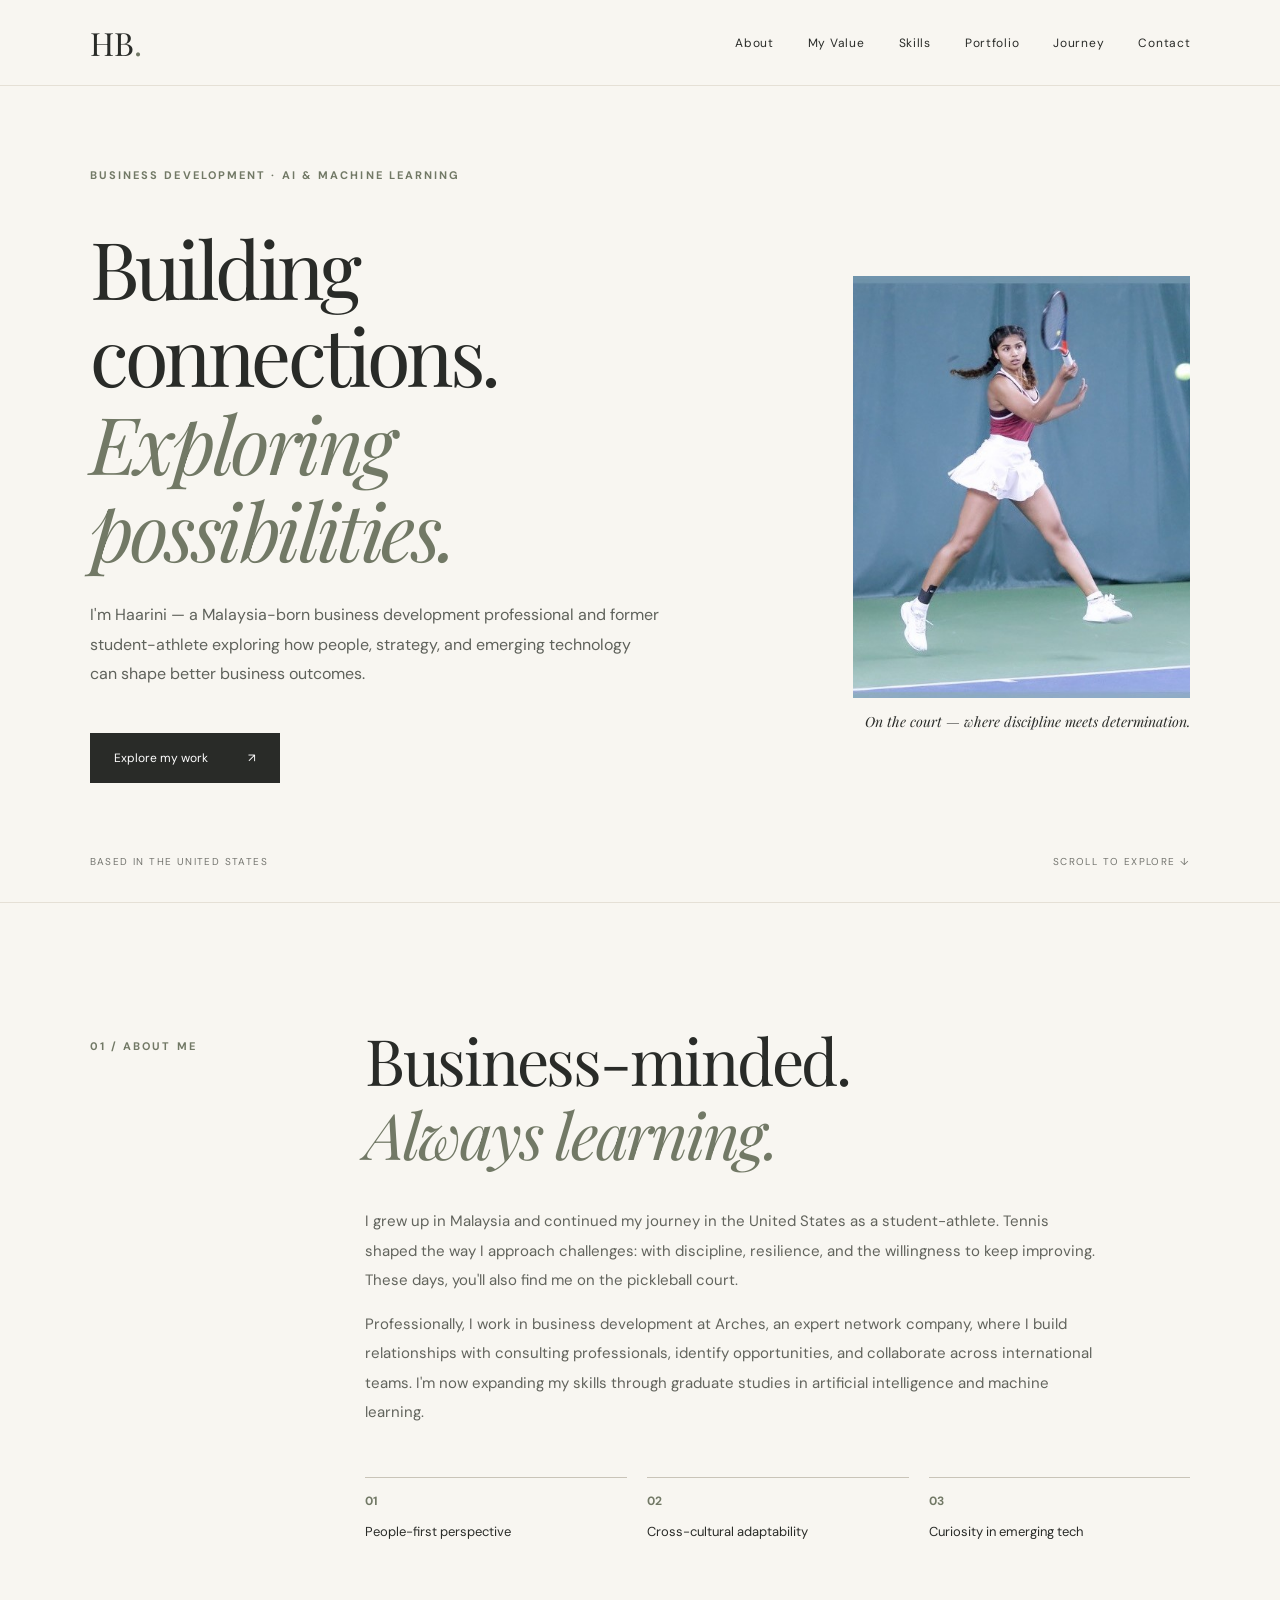
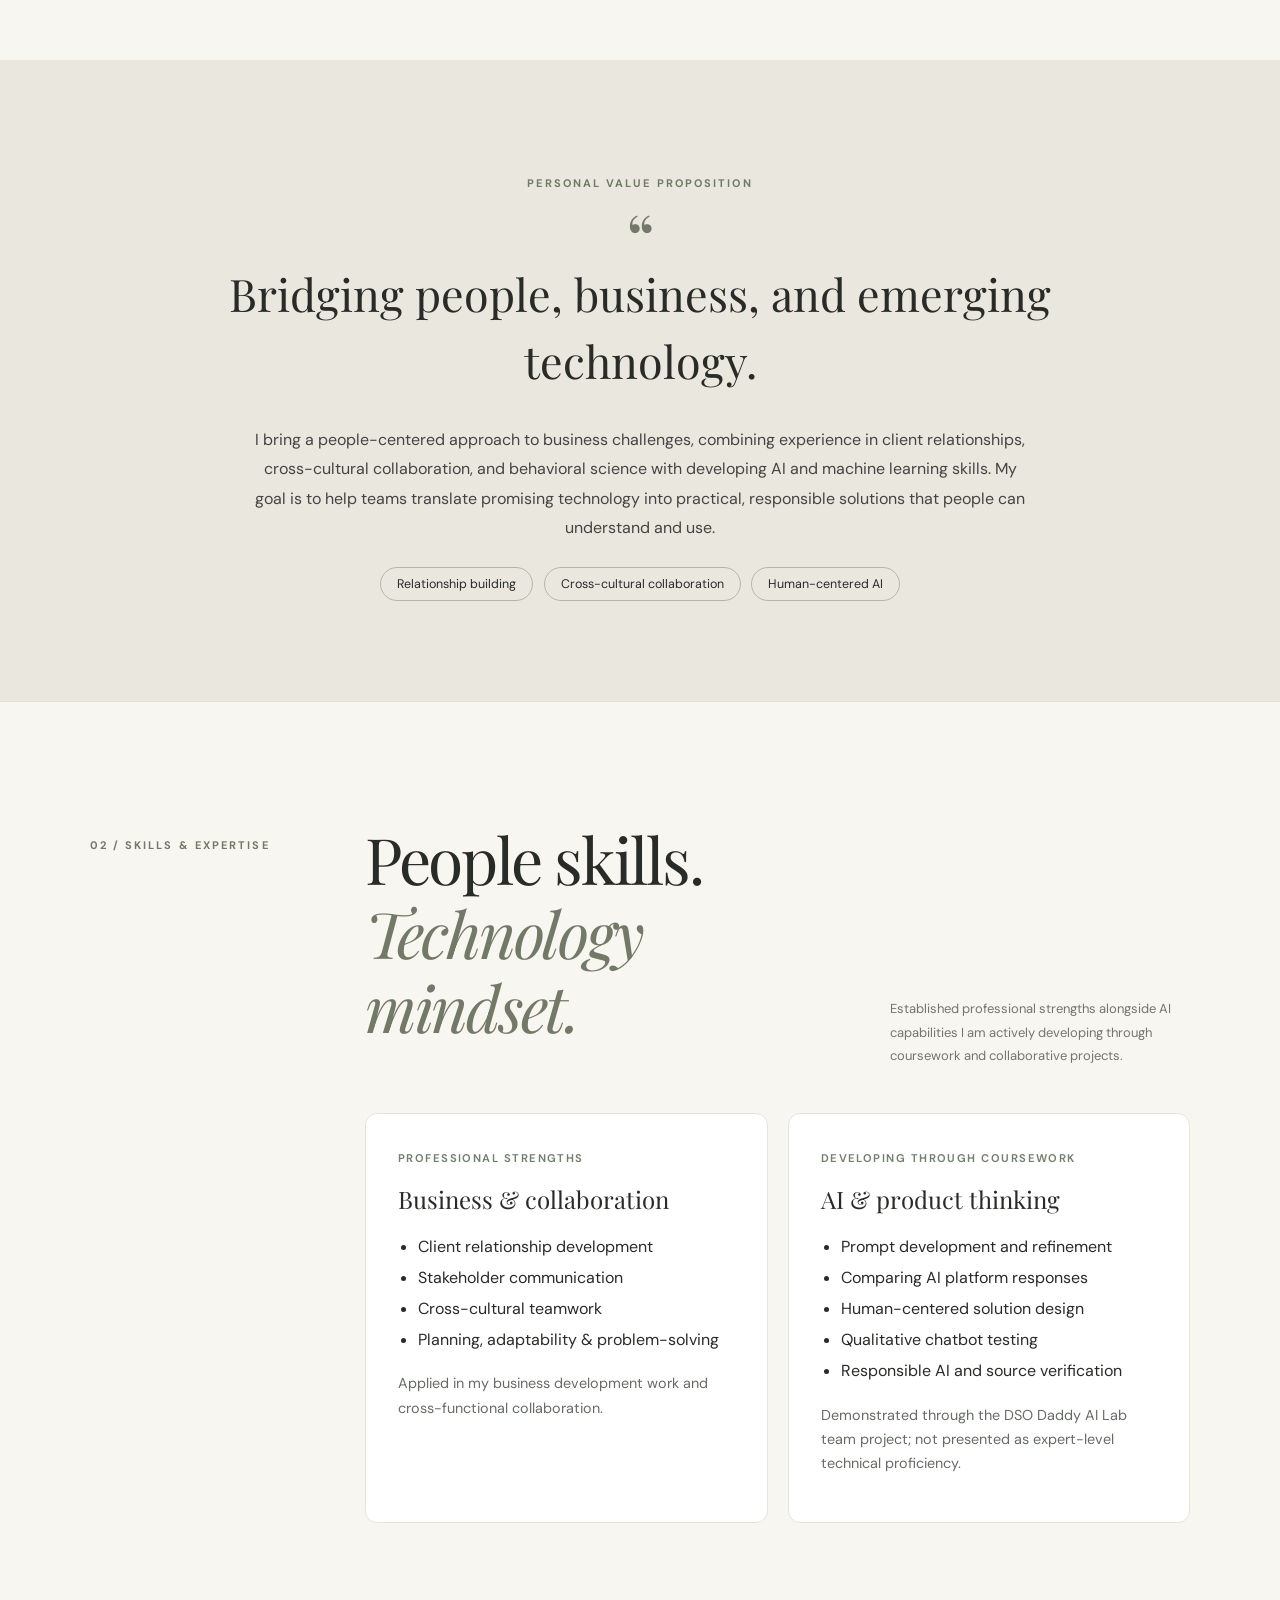
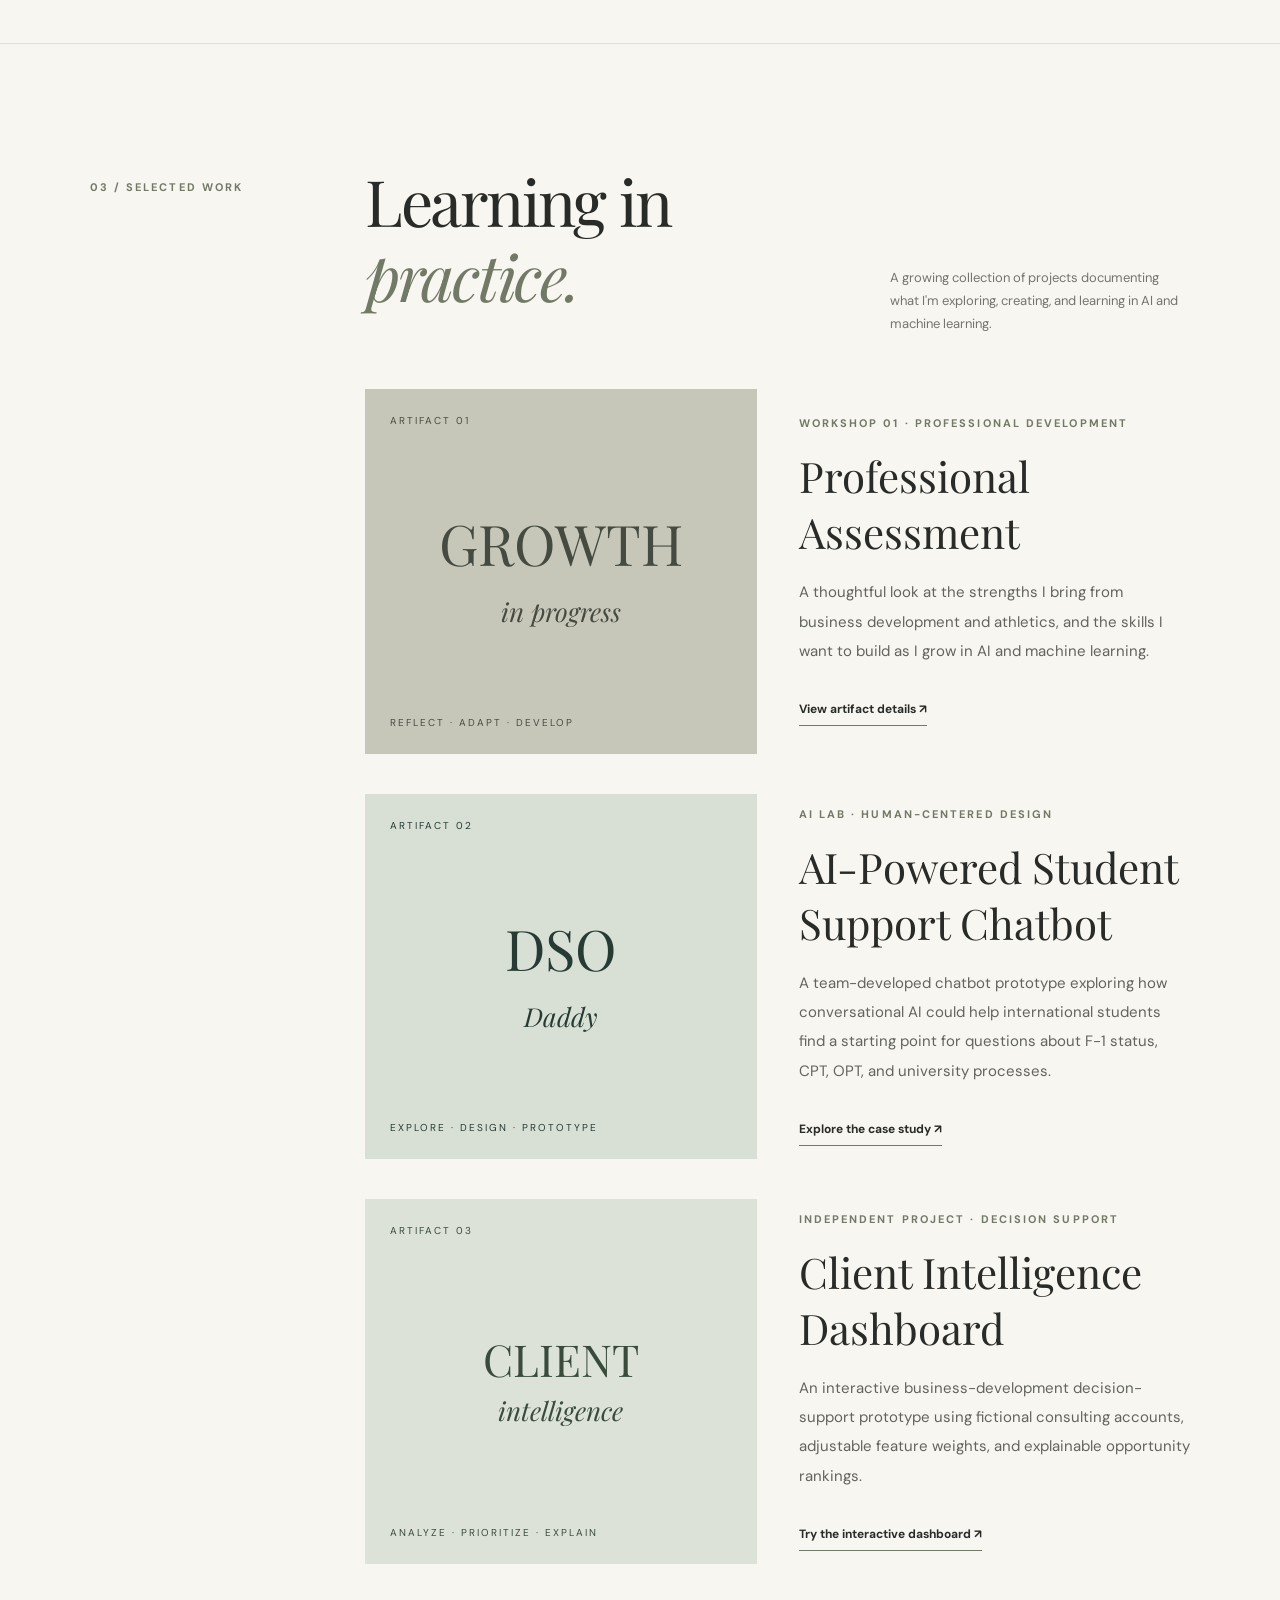
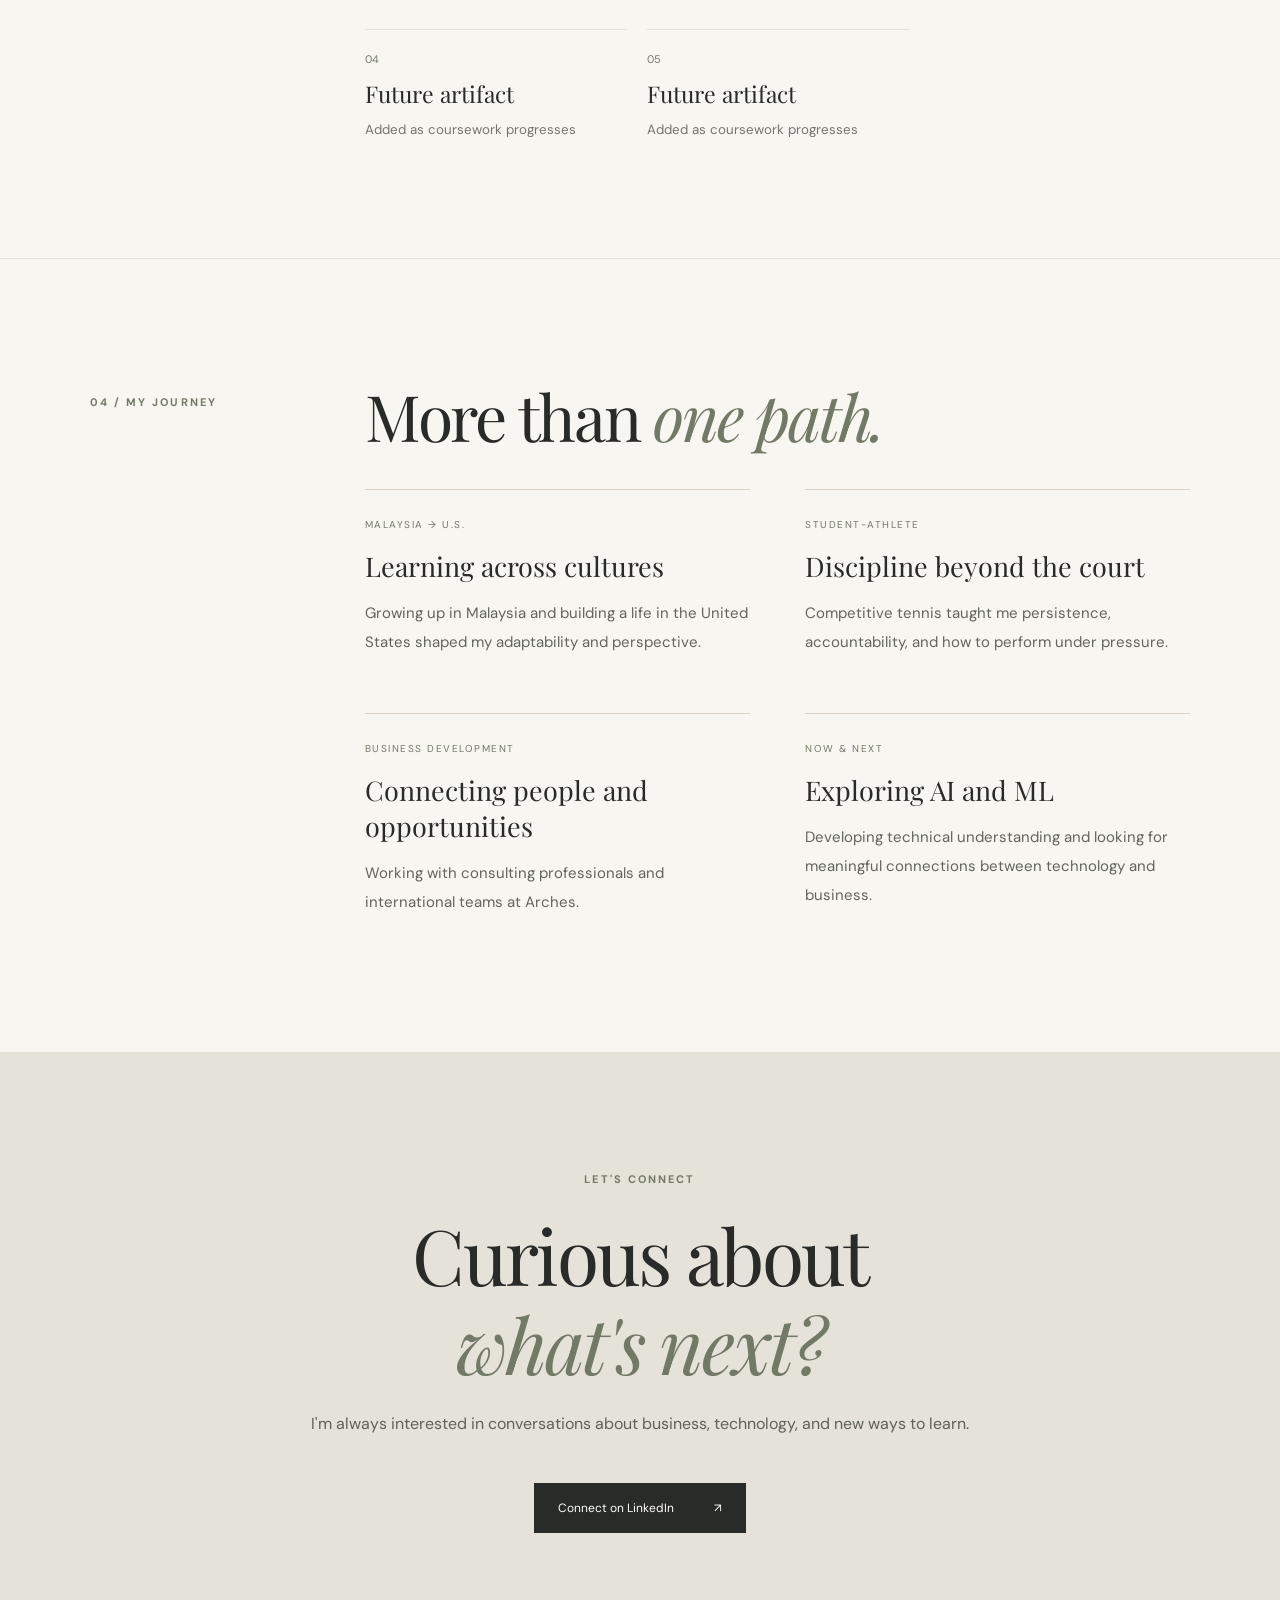
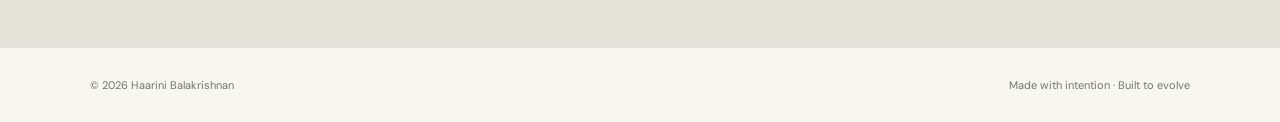
<file: index.html>
<!DOCTYPE html>

<html lang="en"><head><meta charset="utf-8"/><meta content="width=device-width,initial-scale=1" name="viewport"/><meta content="Haarini Balakrishnan — business development professional exploring artificial intelligence and machine learning." name="description"/><title>Haarini Balakrishnan | Portfolio</title><link href="styles.css" rel="stylesheet"/><style>
@import url('https://fonts.googleapis.com/css2?family=DM+Sans:wght@400;500;600;700&family=Playfair+Display:ital,wght@0,400;0,500;1,400;1,500&display=swap');:root{--cream:#f8f6f1;--ink:#292b28;--muted:#74756f;--taupe:#d8d0c2;--line:#e5e0d6;--olive:#727966}*{box-sizing:border-box}html{scroll-behavior:smooth}body{margin:0;background:var(--cream);color:var(--ink);font-family:'DM Sans',Arial,sans-serif}a{color:inherit;text-decoration:none}.nav{height:86px;padding:0 7%;display:flex;align-items:center;justify-content:space-between;border-bottom:1px solid var(--line)}.brand{font-family:'Playfair Display',serif;font-size:32px}.brand span{color:var(--olive)}nav{display:flex;gap:34px;font-size:12px;letter-spacing:.06em}nav a:hover,.text-link:hover{color:var(--olive)}.hero{padding:82px 7% 34px;min-height:690px}.eyebrow,.section-label{font-size:11px;letter-spacing:.19em;font-weight:700;color:var(--olive)}.hero-grid{display:grid;grid-template-columns:1.4fr .7fr;gap:8%;align-items:center;margin-top:42px}h1,h2,h3,blockquote{font-family:'Playfair Display',Georgia,serif;font-weight:400}h1{font-size:clamp(54px,6.2vw,102px);line-height:1.1;letter-spacing:-.045em;margin:0 0 27px}h1 em,h2 em,.contact em{color:var(--olive);font-weight:400}.lead{font-size:16px;line-height:1.85;max-width:570px;color:#5f625b}.button{display:inline-flex;align-items:center;gap:40px;background:var(--ink);color:white;padding:17px 24px;font-size:12px;margin-top:28px}.button:hover{background:var(--olive)}.portrait{max-width:340px}.portrait-placeholder{aspect-ratio:4/5;background:linear-gradient(145deg,#e8e2d7,#c9c4b8);display:flex;flex-direction:column;align-items:center;justify-content:center;gap:14px;text-align:center;color:#777569;overflow:hidden}.portrait-placeholder span{font-size:12px;letter-spacing:.2em}.portrait-placeholder small{font-size:11px;line-height:1.7}.photo-caption{text-align:right;font-family:'Playfair Display',serif;font-style:italic;font-size:14px;padding-top:14px}.hero-bottom{display:flex;justify-content:space-between;margin-top:72px;font-size:10px;letter-spacing:.14em;color:var(--muted)}.section{display:grid;grid-template-columns:25% 75%;padding:120px 7%;border-top:1px solid var(--line)}.section-label{padding-top:16px}.section-content{max-width:920px}h2{font-size:clamp(42px,5vw,72px);line-height:1.16;letter-spacing:-.035em;margin:0 0 36px}.about p,.project-copy p,.journey p,.artifact-body p{font-size:15px;line-height:1.95;color:#62645d;max-width:730px}.values{display:grid;grid-template-columns:repeat(3,1fr);gap:20px;margin-top:50px}.values div{border-top:1px solid #c9c4b8;padding-top:15px;display:flex;flex-direction:column;gap:14px}.values strong{font-size:12px;color:var(--olive)}.values span{font-size:13px}.quote-section{background:#eae7df;padding:100px 17%;text-align:center}.quote-mark{font:70px 'Playfair Display',serif;color:var(--olive);height:60px}.quote-section blockquote{font-size:clamp(26px,3.5vw,48px);line-height:1.5;margin:10px 0 30px}.quote-section>span{font-size:10px;letter-spacing:.2em;color:var(--olive)}.section-heading{display:flex;justify-content:space-between;align-items:end;gap:30px}.section-heading p{max-width:300px;font-size:13px;line-height:1.8;color:var(--muted)}.project{display:grid;grid-template-columns:1fr 1fr;gap:42px;align-items:center;margin-top:40px}.project-visual{height:365px;background:#c7c7b9;padding:25px;display:flex;flex-direction:column;justify-content:space-between;color:#464b41}.project-visual>span,.visual-bottom{font-size:10px;letter-spacing:.2em}.visual-center{text-align:center;font-family:'Playfair Display',serif;font-size:56px;line-height:1}.visual-center i{font-size:26px}.project-copy h3{font-size:42px;margin:18px 0}.text-link{font-size:12px;font-weight:700;border-bottom:1px solid var(--olive);padding-bottom:8px;display:inline-block;margin-top:20px}.upcoming{display:grid;grid-template-columns:repeat(3,1fr);gap:20px;margin-top:65px}.upcoming>div{border-top:1px solid var(--line);padding-top:22px;display:flex;flex-direction:column;gap:12px}.upcoming span{font-size:11px;color:var(--olive)}.upcoming strong{font-family:'Playfair Display',serif;font-size:23px;font-weight:400}.upcoming small{color:var(--muted)}.timeline{display:grid;grid-template-columns:repeat(2,1fr);gap:40px 55px}.timeline>div{border-top:1px solid var(--taupe);padding-top:22px}.timeline span{font-size:10px;letter-spacing:.15em;color:var(--olive)}.timeline h3{font-size:27px;margin:15px 0 10px}.contact{text-align:center;background:#e5e2d9;padding:115px 20px}.contact h2{margin:22px 0;font-size:clamp(56px,6vw,85px)}.contact p{color:#5e625a;line-height:1.8}.contact-note{font-size:11px;color:#85867e;margin-top:40px}footer{display:flex;justify-content:space-between;gap:15px;padding:30px 7%;font-size:11px;color:var(--muted)}.artifact-page{max-width:1000px;margin:auto;padding:80px 7% 100px}.artifact-page>.eyebrow{margin-top:75px}.artifact-page h1{margin-top:20px}.artifact-banner{display:grid;grid-template-columns:repeat(3,1fr);gap:2px;margin:55px 0;background:#c8c7b8;padding:2px}.artifact-banner div{padding:60px 12px;background:#e2e1d6;text-align:center;font:clamp(22px,3vw,40px) 'Playfair Display',serif}.artifact-body section{border-top:1px solid var(--line);padding:30px 0}.artifact-body h2{font-size:32px;margin-bottom:15px}.deliverable{background:#eeece5;padding:30px!important}.muted{font-size:12px!important;color:var(--muted)!important}@media(max-width:800px){.nav{height:70px;padding:0 5%}nav{gap:14px;font-size:11px}.hero{padding:65px 6% 30px}.hero-grid,.project{grid-template-columns:1fr}.portrait{margin-top:25px;max-width:300px}.hero-bottom{margin-top:45px}.section{grid-template-columns:1fr;padding:75px 6%;gap:25px}.section-heading{display:block}.values,.upcoming{grid-template-columns:1fr}.timeline{grid-template-columns:1fr}.quote-section{padding:80px 8%}.artifact-page{padding:45px 6%}.artifact-banner div{padding:30px 5px}footer{padding:25px 6%}}

/* Assessment artifact */
.assessment-label{font-size:.72rem;letter-spacing:.15em;font-weight:700;color:#626b56;margin:2rem 0 .9rem}.assessment-grid{display:grid;grid-template-columns:repeat(3,minmax(0,1fr));gap:12px}.assessment-card{border:1px solid #ddd9d0;border-radius:10px;padding:18px;background:#f9f7f1}.assessment-card.development{background:#f1eee7}.assessment-card h3{font-size:1rem;line-height:1.35;margin:0 0 10px}.assessment-card p{font-size:.9rem;line-height:1.6;margin:0}.print-button{background:#444b3e;color:white;border:0;padding:13px 18px;border-radius:6px;cursor:pointer;font:inherit}@media(max-width:700px){.assessment-grid{grid-template-columns:1fr}}@media print{.nav,footer,.print-button,.text-link{display:none!important}.assessment-grid{grid-template-columns:repeat(3,1fr)}.assessment-card{break-inside:avoid}body{background:white}}

.portrait-placeholder img{width:100%;height:100%;object-fit:cover;display:block}.tennis-feature{margin:54px 0 0;max-width:680px}.tennis-feature img{display:block;width:100%;max-height:520px;object-fit:contain;background:#e4e7e7}.tennis-feature figcaption{font-size:12px;color:var(--muted);margin-top:12px;font-style:italic}

/* Portfolio expansion — artifact 02 */
.vp-text{max-width:780px;margin:1.5rem auto 0;line-height:1.85;text-align:center;color:#444}.vp-pillars{display:flex;flex-wrap:wrap;justify-content:center;gap:.65rem;margin-top:1.5rem}.vp-pillars span{border:1px solid #b8b5a7;border-radius:50px;padding:.5rem 1rem;font-size:.78rem}.project-visual-ai{background:#d8dfd5!important;color:#253b34!important}.case-hero{padding:8rem max(6vw,24px) 5rem;background:#f3f0e9}.case-hero h1{font-size:clamp(2.8rem,6vw,6rem);line-height:1.1;max-width:980px;margin:1.5rem 0}.case-hero .lead{max-width:760px}.case-actions{display:flex;align-items:center;gap:2rem;flex-wrap:wrap;margin-top:2rem}.disclaimer{font-size:.83rem;line-height:1.6;max-width:800px;margin-top:2rem;color:#6b665f}.case-layout{display:grid;grid-template-columns:minmax(190px,270px) minmax(0,1fr);gap:clamp(2rem,6vw,7rem);padding:5rem max(6vw,24px);max-width:1450px;margin:auto}.case-sidebar{align-self:start;position:sticky;top:6rem}.case-sidebar div{border-bottom:1px solid #dedbd3;padding:1rem 0;display:grid;gap:.45rem}.case-sidebar span{font-size:.68rem;letter-spacing:.13em;color:#777}.case-sidebar strong{font-size:.9rem;font-weight:500;line-height:1.5}.case-block{padding:0 0 3.5rem;margin-bottom:3.5rem;border-bottom:1px solid #dedbd3}.case-block h2{font-size:clamp(1.8rem,3.5vw,3rem);line-height:1.18;margin:1rem 0}.case-block p{line-height:1.85;max-width:760px}.case-steps{display:grid;grid-template-columns:repeat(2,minmax(0,1fr));gap:1.4rem;margin-top:2rem}.case-steps>div,.live-card{padding:1.5rem;background:#f3f0e9;border-radius:8px}.case-steps b{color:#72806d;font-size:.8rem}.case-steps h3{margin:.7rem 0}.case-steps p{font-size:.92rem}.live-card{display:flex;gap:1rem;align-items:flex-start}.live-dot{width:11px;height:11px;border-radius:50%;background:#829b78;flex-shrink:0;margin-top:.5rem}.small-note{font-size:.83rem;color:#716e68}@media(max-width:800px){.case-layout{grid-template-columns:1fr;padding-top:2rem}.case-sidebar{position:static;display:grid;grid-template-columns:repeat(2,minmax(0,1fr));gap:0 1rem}.case-steps{grid-template-columns:1fr}.case-hero{padding-top:6rem}.vp-text{text-align:left}}

/* Artifact 02: authentic application screenshot */
.chatbot-figure{margin:1.5rem 0 2rem}.chatbot-figure img{display:block;width:100%;height:auto;border-radius:12px;border:1px solid rgba(0,0,0,.12)}.chatbot-figure figcaption{font-size:.84rem;line-height:1.55;color:#6d716f;margin-top:.7rem}

/* Final rubric-aligned skills and tool sections */
.skills-section{background:#f8f6f1}.skills-grid{display:grid;grid-template-columns:repeat(2,minmax(0,1fr));gap:1.25rem;margin-top:2rem}.skill-card{background:#fff;border:1px solid #e8e4dc;border-radius:12px;padding:2rem}.skill-kicker{font-size:.7rem;letter-spacing:.13em;color:#72806d;font-weight:650}.skill-card h3{font-size:1.5rem;margin:1rem 0}.skill-card ul{padding-left:1.25rem;line-height:1.95}.skill-card p{color:#666c65;font-size:.9rem;line-height:1.7;margin-top:1rem}.tool-grid{display:grid;grid-template-columns:repeat(2,minmax(0,1fr));gap:1rem;margin-top:1.5rem}.tool-grid>div{background:#f3f0e9;padding:1.4rem;border-radius:8px}.tool-grid strong{display:block;margin-bottom:.5rem}.tool-grid p{font-size:.9rem;margin:0}@media(max-width:800px){.skills-grid,.tool-grid{grid-template-columns:1fr}.skill-card{padding:1.4rem}}

</style></head><body><header class="nav"><a class="brand" href="#home">HB<span>.</span></a><nav aria-label="Main navigation"><a href="#about">About</a><a href="#value-proposition">My Value</a><a href="#skills">Skills</a><a href="#work">Portfolio</a><a href="#journey">Journey</a><a href="#contact">Contact</a></nav></header><main><section class="hero" id="home"><div class="eyebrow">BUSINESS DEVELOPMENT · AI &amp; MACHINE LEARNING</div><div class="hero-grid"><div><h1>Building connections.<br/><em>Exploring possibilities.</em></h1><p class="lead">I'm Haarini — a Malaysia-born business development professional and former student-athlete exploring how people, strategy, and emerging technology can shape better business outcomes.</p><a class="button" href="#work">Explore my work <span>↗</span></a></div><div class="portrait"><div class="portrait-placeholder"><img alt="Haarini playing competitive tennis on an indoor court" src="assets/tennis-action.jpg"/></div><div class="photo-caption">On the court — where discipline meets determination.</div></div></div><div class="hero-bottom"><span>BASED IN THE UNITED STATES</span><span>SCROLL TO EXPLORE ↓</span></div></section><section class="section about" id="about"><div class="section-label">01 / ABOUT ME</div><div class="section-content"><h2>Business-minded.<br/><em>Always learning.</em></h2><p>I grew up in Malaysia and continued my journey in the United States as a student-athlete. Tennis shaped the way I approach challenges: with discipline, resilience, and the willingness to keep improving. These days, you'll also find me on the pickleball court.</p><p>Professionally, I work in business development at Arches, an expert network company, where I build relationships with consulting professionals, identify opportunities, and collaborate across international teams. I'm now expanding my skills through graduate studies in artificial intelligence and machine learning.</p><div class="values"><div><strong>01</strong><span>People-first perspective</span></div><div><strong>02</strong><span>Cross-cultural adaptability</span></div><div><strong>03</strong><span>Curiosity in emerging tech</span></div></div></div></section><section class="quote-section" id="value-proposition"><div class="section-label">PERSONAL VALUE PROPOSITION</div><div class="quote-mark">“</div><blockquote>Bridging people, business, and emerging technology.</blockquote><p class="vp-text">I bring a people-centered approach to business challenges, combining experience in client relationships, cross-cultural collaboration, and behavioral science with developing AI and machine learning skills. My goal is to help teams translate promising technology into practical, responsible solutions that people can understand and use.</p><div class="vp-pillars"><span>Relationship building</span><span>Cross-cultural collaboration</span><span>Human-centered AI</span></div></section><section class="section skills-section" id="skills"><div class="section-label">02 / SKILLS &amp; EXPERTISE</div><div class="section-content"><div class="section-heading"><h2>People skills.<br/><em>Technology mindset.</em></h2><p>Established professional strengths alongside AI capabilities I am actively developing through coursework and collaborative projects.</p></div><div class="skills-grid"><div class="skill-card"><span class="skill-kicker">PROFESSIONAL STRENGTHS</span><h3>Business &amp; collaboration</h3><ul><li>Client relationship development</li><li>Stakeholder communication</li><li>Cross-cultural teamwork</li><li>Planning, adaptability &amp; problem-solving</li></ul><p>Applied in my business development work and cross-functional collaboration.</p></div><div class="skill-card"><span class="skill-kicker">DEVELOPING THROUGH COURSEWORK</span><h3>AI &amp; product thinking</h3><ul><li>Prompt development and refinement</li><li>Comparing AI platform responses</li><li>Human-centered solution design</li><li>Qualitative chatbot testing</li><li>Responsible AI and source verification</li></ul><p>Demonstrated through the DSO Daddy AI Lab team project; not presented as expert-level technical proficiency.</p></div></div></div></section><section class="section work" id="work"><div class="section-label">03 / SELECTED WORK</div><div class="section-content"><div class="section-heading"><h2>Learning in <em>practice.</em></h2><p>A growing collection of projects documenting what I'm exploring, creating, and learning in AI and machine learning.</p></div><article class="project"><div class="project-visual"><span>ARTIFACT 01</span><div class="visual-center">GROWTH<br/><i>in progress</i></div><div class="visual-bottom">REFLECT · ADAPT · DEVELOP</div></div><div class="project-copy"><div class="eyebrow">WORKSHOP 01 · PROFESSIONAL DEVELOPMENT</div><h3>Professional Assessment</h3><p>A thoughtful look at the strengths I bring from business development and athletics, and the skills I want to build as I grow in AI and machine learning.</p><a class="text-link" href="artifact-01.html">View artifact details ↗</a></div></article><article class="project"><div class="project-visual project-visual-ai"><span>ARTIFACT 02</span><div class="visual-center">DSO<br/><i>Daddy</i></div><div class="visual-bottom">EXPLORE · DESIGN · PROTOTYPE</div></div><div class="project-copy"><div class="eyebrow">AI LAB · HUMAN-CENTERED DESIGN</div><h3>AI-Powered Student Support Chatbot</h3><p>A team-developed chatbot prototype exploring how conversational AI could help international students find a starting point for questions about F-1 status, CPT, OPT, and university processes.</p><a class="text-link" href="artifact-02.html">Explore the case study ↗</a></div></article><article class="project"><div class="project-visual" style="background:#dce2d8;color:#394b3b"><span>ARTIFACT 03</span><div class="visual-center" style="font-size:44px">CLIENT<br/><i>intelligence</i></div><div class="visual-bottom">ANALYZE · PRIORITIZE · EXPLAIN</div></div><div class="project-copy"><div class="eyebrow">INDEPENDENT PROJECT · DECISION SUPPORT</div><h3>Client Intelligence Dashboard</h3><p>An interactive business-development decision-support prototype using fictional consulting accounts, adjustable feature weights, and explainable opportunity rankings.</p><a class="text-link" href="artifact-03.html">Try the interactive dashboard ↗</a></div></article><div class="upcoming"><div><span>04</span><strong>Future artifact</strong><small>Added as coursework progresses</small></div><div><span>05</span><strong>Future artifact</strong><small>Added as coursework progresses</small></div></div></div></section><section class="section journey" id="journey"><div class="section-label">04 / MY JOURNEY</div><div class="section-content"><h2>More than <em>one path.</em></h2><div class="timeline"><div><span>MALAYSIA → U.S.</span><h3>Learning across cultures</h3><p>Growing up in Malaysia and building a life in the United States shaped my adaptability and perspective.</p></div><div><span>STUDENT-ATHLETE</span><h3>Discipline beyond the court</h3><p>Competitive tennis taught me persistence, accountability, and how to perform under pressure.</p></div><div><span>BUSINESS DEVELOPMENT</span><h3>Connecting people and opportunities</h3><p>Working with consulting professionals and international teams at Arches.</p></div><div><span>NOW &amp; NEXT</span><h3>Exploring AI and ML</h3><p>Developing technical understanding and looking for meaningful connections between technology and business.</p></div></div></div></section><section class="contact" id="contact"><span class="eyebrow">LET'S CONNECT</span><h2>Curious about<br/><em>what's next?</em></h2><p>I'm always interested in conversations about business, technology, and new ways to learn.</p><a class="button" href="https://www.linkedin.com/in/haarini-balakrishnan-21098a212/" rel="noopener noreferrer" target="_blank">Connect on LinkedIn <span>↗</span></a></section></main><footer><span>© <span id="year"></span> Haarini Balakrishnan</span><span>Made with intention · Built to evolve</span></footer><script>document.getElementById('year').textContent=new Date().getFullYear()</script></body></html>
</file>
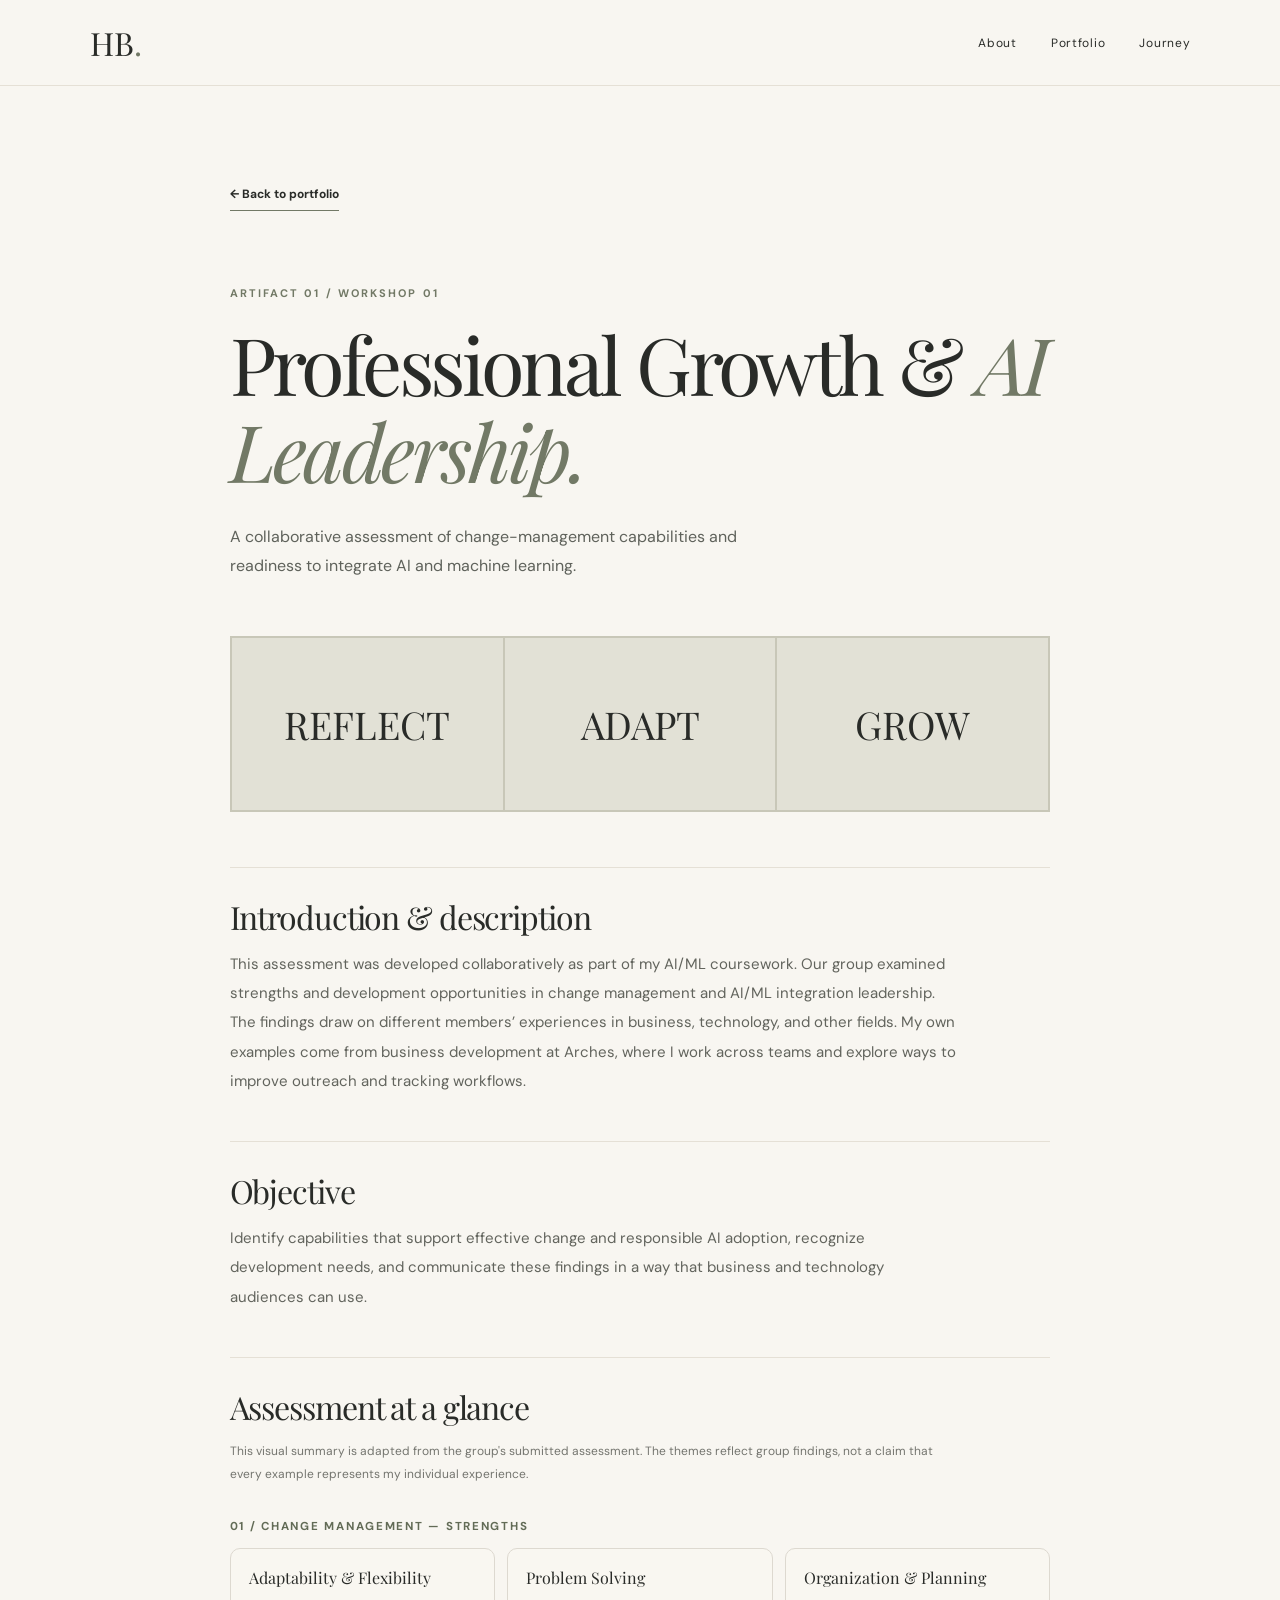
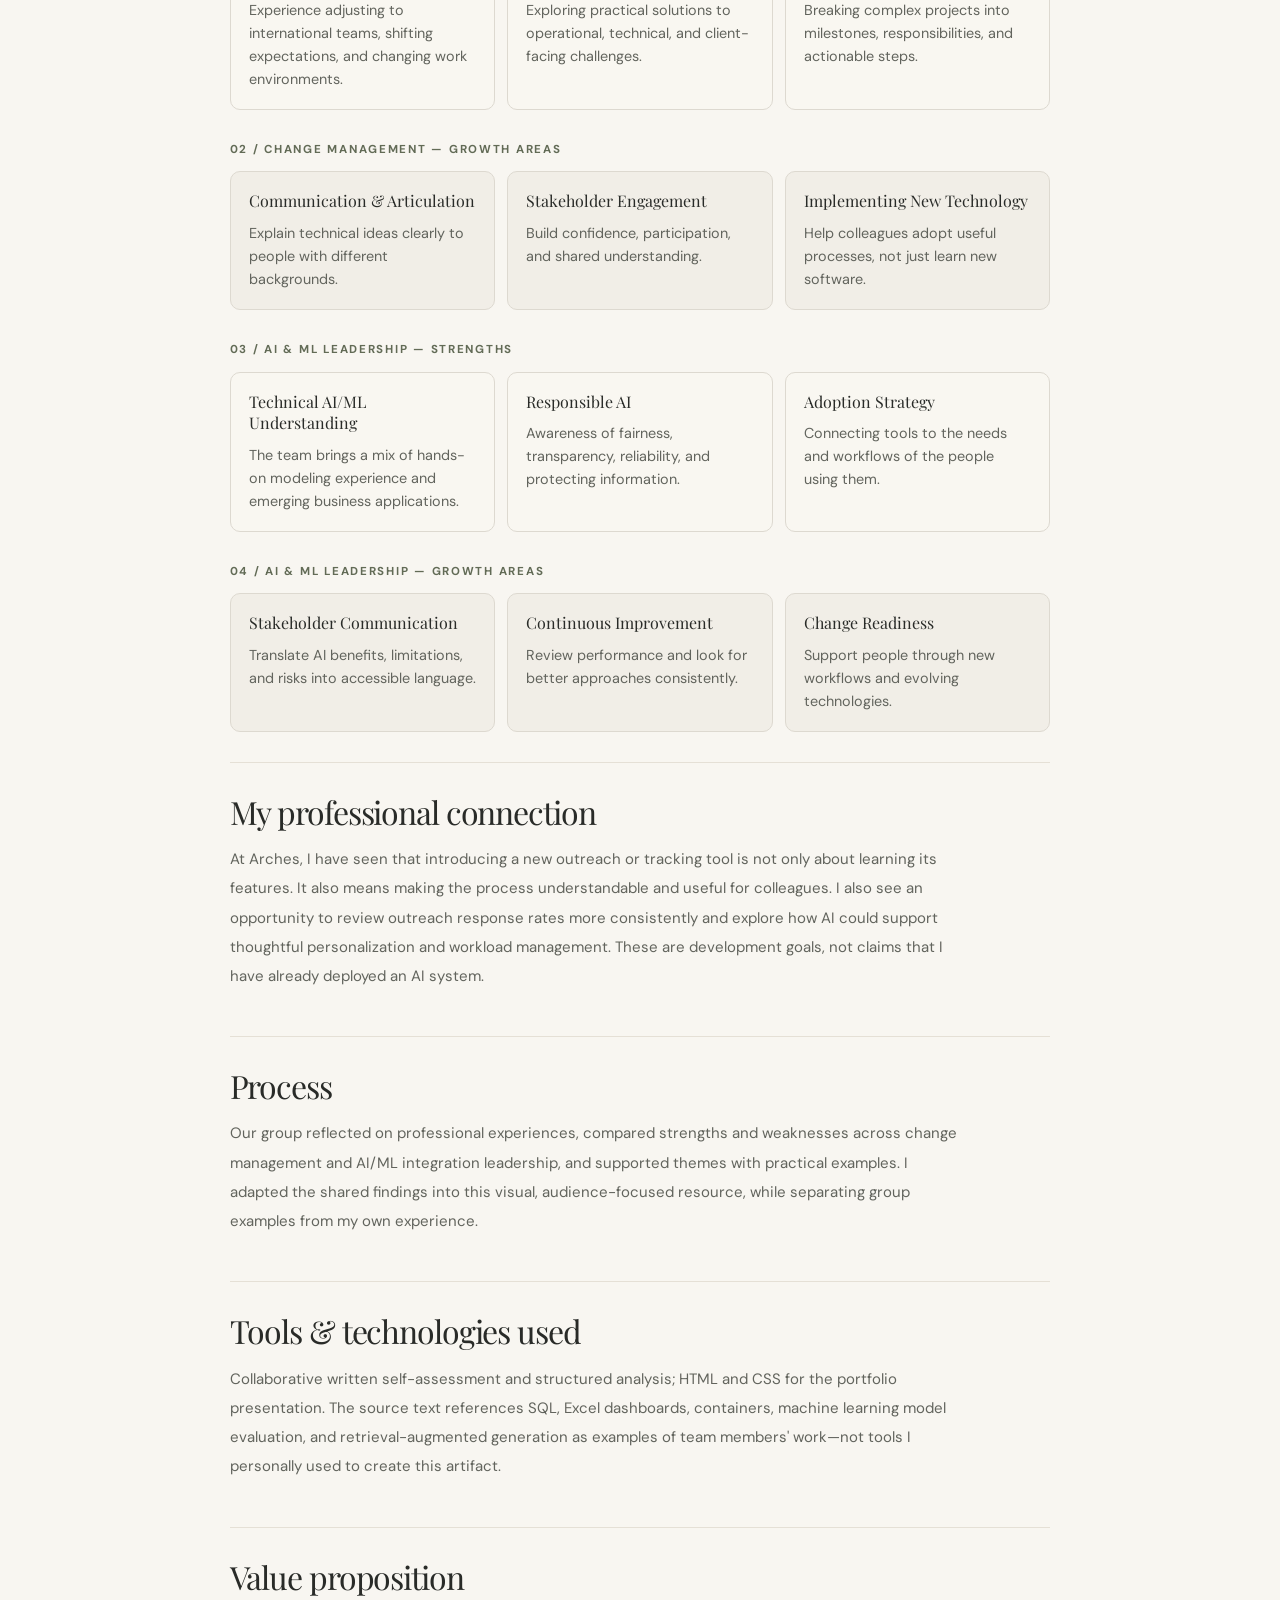
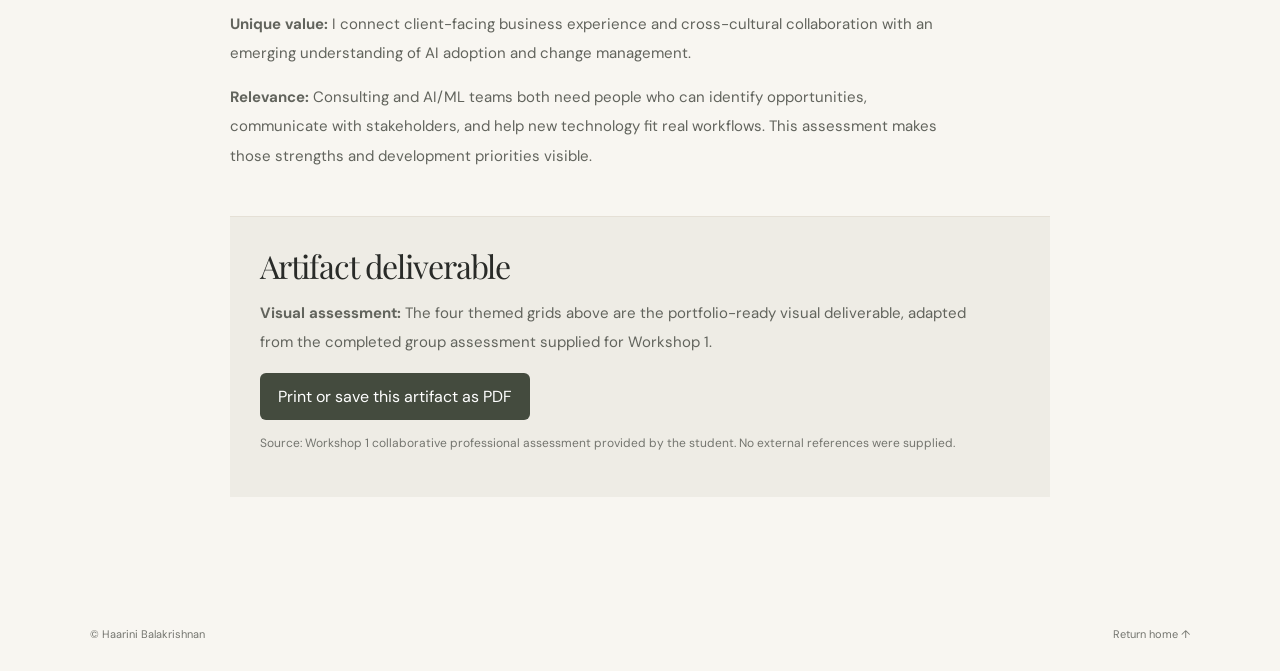
<file: artifact-01.html>
<!doctype html><html lang="en"><head><meta charset="utf-8"><meta name="viewport" content="width=device-width,initial-scale=1"><title>Professional Growth & AI Leadership Assessment | Haarini Balakrishnan</title><link rel="stylesheet" href="styles.css"><style>
@import url('https://fonts.googleapis.com/css2?family=DM+Sans:wght@400;500;600;700&family=Playfair+Display:ital,wght@0,400;0,500;1,400;1,500&display=swap');:root{--cream:#f8f6f1;--ink:#292b28;--muted:#74756f;--taupe:#d8d0c2;--line:#e5e0d6;--olive:#727966}*{box-sizing:border-box}html{scroll-behavior:smooth}body{margin:0;background:var(--cream);color:var(--ink);font-family:'DM Sans',Arial,sans-serif}a{color:inherit;text-decoration:none}.nav{height:86px;padding:0 7%;display:flex;align-items:center;justify-content:space-between;border-bottom:1px solid var(--line)}.brand{font-family:'Playfair Display',serif;font-size:32px}.brand span{color:var(--olive)}nav{display:flex;gap:34px;font-size:12px;letter-spacing:.06em}nav a:hover,.text-link:hover{color:var(--olive)}.hero{padding:82px 7% 34px;min-height:690px}.eyebrow,.section-label{font-size:11px;letter-spacing:.19em;font-weight:700;color:var(--olive)}.hero-grid{display:grid;grid-template-columns:1.4fr .7fr;gap:8%;align-items:center;margin-top:42px}h1,h2,h3,blockquote{font-family:'Playfair Display',Georgia,serif;font-weight:400}h1{font-size:clamp(54px,6.2vw,102px);line-height:1.1;letter-spacing:-.045em;margin:0 0 27px}h1 em,h2 em,.contact em{color:var(--olive);font-weight:400}.lead{font-size:16px;line-height:1.85;max-width:570px;color:#5f625b}.button{display:inline-flex;align-items:center;gap:40px;background:var(--ink);color:white;padding:17px 24px;font-size:12px;margin-top:28px}.button:hover{background:var(--olive)}.portrait{max-width:340px}.portrait-placeholder{aspect-ratio:4/5;background:linear-gradient(145deg,#e8e2d7,#c9c4b8);display:flex;flex-direction:column;align-items:center;justify-content:center;gap:14px;text-align:center;color:#777569;overflow:hidden}.portrait-placeholder span{font-size:12px;letter-spacing:.2em}.portrait-placeholder small{font-size:11px;line-height:1.7}.photo-caption{text-align:right;font-family:'Playfair Display',serif;font-style:italic;font-size:14px;padding-top:14px}.hero-bottom{display:flex;justify-content:space-between;margin-top:72px;font-size:10px;letter-spacing:.14em;color:var(--muted)}.section{display:grid;grid-template-columns:25% 75%;padding:120px 7%;border-top:1px solid var(--line)}.section-label{padding-top:16px}.section-content{max-width:920px}h2{font-size:clamp(42px,5vw,72px);line-height:1.16;letter-spacing:-.035em;margin:0 0 36px}.about p,.project-copy p,.journey p,.artifact-body p{font-size:15px;line-height:1.95;color:#62645d;max-width:730px}.values{display:grid;grid-template-columns:repeat(3,1fr);gap:20px;margin-top:50px}.values div{border-top:1px solid #c9c4b8;padding-top:15px;display:flex;flex-direction:column;gap:14px}.values strong{font-size:12px;color:var(--olive)}.values span{font-size:13px}.quote-section{background:#eae7df;padding:100px 17%;text-align:center}.quote-mark{font:70px 'Playfair Display',serif;color:var(--olive);height:60px}.quote-section blockquote{font-size:clamp(26px,3.5vw,48px);line-height:1.5;margin:10px 0 30px}.quote-section>span{font-size:10px;letter-spacing:.2em;color:var(--olive)}.section-heading{display:flex;justify-content:space-between;align-items:end;gap:30px}.section-heading p{max-width:300px;font-size:13px;line-height:1.8;color:var(--muted)}.project{display:grid;grid-template-columns:1fr 1fr;gap:42px;align-items:center;margin-top:40px}.project-visual{height:365px;background:#c7c7b9;padding:25px;display:flex;flex-direction:column;justify-content:space-between;color:#464b41}.project-visual>span,.visual-bottom{font-size:10px;letter-spacing:.2em}.visual-center{text-align:center;font-family:'Playfair Display',serif;font-size:56px;line-height:1}.visual-center i{font-size:26px}.project-copy h3{font-size:42px;margin:18px 0}.text-link{font-size:12px;font-weight:700;border-bottom:1px solid var(--olive);padding-bottom:8px;display:inline-block;margin-top:20px}.upcoming{display:grid;grid-template-columns:repeat(3,1fr);gap:20px;margin-top:65px}.upcoming>div{border-top:1px solid var(--line);padding-top:22px;display:flex;flex-direction:column;gap:12px}.upcoming span{font-size:11px;color:var(--olive)}.upcoming strong{font-family:'Playfair Display',serif;font-size:23px;font-weight:400}.upcoming small{color:var(--muted)}.timeline{display:grid;grid-template-columns:repeat(2,1fr);gap:40px 55px}.timeline>div{border-top:1px solid var(--taupe);padding-top:22px}.timeline span{font-size:10px;letter-spacing:.15em;color:var(--olive)}.timeline h3{font-size:27px;margin:15px 0 10px}.contact{text-align:center;background:#e5e2d9;padding:115px 20px}.contact h2{margin:22px 0;font-size:clamp(56px,6vw,85px)}.contact p{color:#5e625a;line-height:1.8}.contact-note{font-size:11px;color:#85867e;margin-top:40px}footer{display:flex;justify-content:space-between;gap:15px;padding:30px 7%;font-size:11px;color:var(--muted)}.artifact-page{max-width:1000px;margin:auto;padding:80px 7% 100px}.artifact-page>.eyebrow{margin-top:75px}.artifact-page h1{margin-top:20px}.artifact-banner{display:grid;grid-template-columns:repeat(3,1fr);gap:2px;margin:55px 0;background:#c8c7b8;padding:2px}.artifact-banner div{padding:60px 12px;background:#e2e1d6;text-align:center;font:clamp(22px,3vw,40px) 'Playfair Display',serif}.artifact-body section{border-top:1px solid var(--line);padding:30px 0}.artifact-body h2{font-size:32px;margin-bottom:15px}.deliverable{background:#eeece5;padding:30px!important}.muted{font-size:12px!important;color:var(--muted)!important}@media(max-width:800px){.nav{height:70px;padding:0 5%}nav{gap:14px;font-size:11px}.hero{padding:65px 6% 30px}.hero-grid,.project{grid-template-columns:1fr}.portrait{margin-top:25px;max-width:300px}.hero-bottom{margin-top:45px}.section{grid-template-columns:1fr;padding:75px 6%;gap:25px}.section-heading{display:block}.values,.upcoming{grid-template-columns:1fr}.timeline{grid-template-columns:1fr}.quote-section{padding:80px 8%}.artifact-page{padding:45px 6%}.artifact-banner div{padding:30px 5px}footer{padding:25px 6%}}

/* Assessment artifact */
.assessment-label{font-size:.72rem;letter-spacing:.15em;font-weight:700;color:#626b56;margin:2rem 0 .9rem}.assessment-grid{display:grid;grid-template-columns:repeat(3,minmax(0,1fr));gap:12px}.assessment-card{border:1px solid #ddd9d0;border-radius:10px;padding:18px;background:#f9f7f1}.assessment-card.development{background:#f1eee7}.assessment-card h3{font-size:1rem;line-height:1.35;margin:0 0 10px}.assessment-card p{font-size:.9rem;line-height:1.6;margin:0}.print-button{background:#444b3e;color:white;border:0;padding:13px 18px;border-radius:6px;cursor:pointer;font:inherit}@media(max-width:700px){.assessment-grid{grid-template-columns:1fr}}@media print{.nav,footer,.print-button,.text-link{display:none!important}.assessment-grid{grid-template-columns:repeat(3,1fr)}.assessment-card{break-inside:avoid}body{background:white}}

.portrait-placeholder img{width:100%;height:100%;object-fit:cover;display:block}.tennis-feature{margin:54px 0 0;max-width:680px}.tennis-feature img{display:block;width:100%;max-height:520px;object-fit:contain;background:#e4e7e7}.tennis-feature figcaption{font-size:12px;color:var(--muted);margin-top:12px;font-style:italic}

/* Portfolio expansion — artifact 02 */
.vp-text{max-width:780px;margin:1.5rem auto 0;line-height:1.85;text-align:center;color:#444}.vp-pillars{display:flex;flex-wrap:wrap;justify-content:center;gap:.65rem;margin-top:1.5rem}.vp-pillars span{border:1px solid #b8b5a7;border-radius:50px;padding:.5rem 1rem;font-size:.78rem}.project-visual-ai{background:#d8dfd5!important;color:#253b34!important}.case-hero{padding:8rem max(6vw,24px) 5rem;background:#f3f0e9}.case-hero h1{font-size:clamp(2.8rem,6vw,6rem);line-height:1.1;max-width:980px;margin:1.5rem 0}.case-hero .lead{max-width:760px}.case-actions{display:flex;align-items:center;gap:2rem;flex-wrap:wrap;margin-top:2rem}.disclaimer{font-size:.83rem;line-height:1.6;max-width:800px;margin-top:2rem;color:#6b665f}.case-layout{display:grid;grid-template-columns:minmax(190px,270px) minmax(0,1fr);gap:clamp(2rem,6vw,7rem);padding:5rem max(6vw,24px);max-width:1450px;margin:auto}.case-sidebar{align-self:start;position:sticky;top:6rem}.case-sidebar div{border-bottom:1px solid #dedbd3;padding:1rem 0;display:grid;gap:.45rem}.case-sidebar span{font-size:.68rem;letter-spacing:.13em;color:#777}.case-sidebar strong{font-size:.9rem;font-weight:500;line-height:1.5}.case-block{padding:0 0 3.5rem;margin-bottom:3.5rem;border-bottom:1px solid #dedbd3}.case-block h2{font-size:clamp(1.8rem,3.5vw,3rem);line-height:1.18;margin:1rem 0}.case-block p{line-height:1.85;max-width:760px}.case-steps{display:grid;grid-template-columns:repeat(2,minmax(0,1fr));gap:1.4rem;margin-top:2rem}.case-steps>div,.live-card{padding:1.5rem;background:#f3f0e9;border-radius:8px}.case-steps b{color:#72806d;font-size:.8rem}.case-steps h3{margin:.7rem 0}.case-steps p{font-size:.92rem}.live-card{display:flex;gap:1rem;align-items:flex-start}.live-dot{width:11px;height:11px;border-radius:50%;background:#829b78;flex-shrink:0;margin-top:.5rem}.small-note{font-size:.83rem;color:#716e68}@media(max-width:800px){.case-layout{grid-template-columns:1fr;padding-top:2rem}.case-sidebar{position:static;display:grid;grid-template-columns:repeat(2,minmax(0,1fr));gap:0 1rem}.case-steps{grid-template-columns:1fr}.case-hero{padding-top:6rem}.vp-text{text-align:left}}

/* Artifact 02: authentic application screenshot */
.chatbot-figure{margin:1.5rem 0 2rem}.chatbot-figure img{display:block;width:100%;height:auto;border-radius:12px;border:1px solid rgba(0,0,0,.12)}.chatbot-figure figcaption{font-size:.84rem;line-height:1.55;color:#6d716f;margin-top:.7rem}

/* Final rubric-aligned skills and tool sections */
.skills-section{background:#f8f6f1}.skills-grid{display:grid;grid-template-columns:repeat(2,minmax(0,1fr));gap:1.25rem;margin-top:2rem}.skill-card{background:#fff;border:1px solid #e8e4dc;border-radius:12px;padding:2rem}.skill-kicker{font-size:.7rem;letter-spacing:.13em;color:#72806d;font-weight:650}.skill-card h3{font-size:1.5rem;margin:1rem 0}.skill-card ul{padding-left:1.25rem;line-height:1.95}.skill-card p{color:#666c65;font-size:.9rem;line-height:1.7;margin-top:1rem}.tool-grid{display:grid;grid-template-columns:repeat(2,minmax(0,1fr));gap:1rem;margin-top:1.5rem}.tool-grid>div{background:#f3f0e9;padding:1.4rem;border-radius:8px}.tool-grid strong{display:block;margin-bottom:.5rem}.tool-grid p{font-size:.9rem;margin:0}@media(max-width:800px){.skills-grid,.tool-grid{grid-template-columns:1fr}.skill-card{padding:1.4rem}}

</style></head><body><header class="nav"><a class="brand" href="index.html">HB<span>.</span></a><nav><a href="index.html#about">About</a><a href="index.html#work">Portfolio</a><a href="index.html#journey">Journey</a></nav></header><main class="artifact-page"><a class="text-link" href="index.html#work">← Back to portfolio</a><div class="eyebrow">ARTIFACT 01 / WORKSHOP 01</div><h1>Professional Growth & <em>AI Leadership.</em></h1><p class="lead">A collaborative assessment of change-management capabilities and readiness to integrate AI and machine learning.</p><div class="artifact-banner"><div>REFLECT</div><div>ADAPT</div><div>GROW</div></div><div class="artifact-body"><section><h2>Introduction & description</h2><p>This assessment was developed collaboratively as part of my AI/ML coursework. Our group examined strengths and development opportunities in change management and AI/ML integration leadership. The findings draw on different members’ experiences in business, technology, and other fields. My own examples come from business development at Arches, where I work across teams and explore ways to improve outreach and tracking workflows.</p></section><section><h2>Objective</h2><p>Identify capabilities that support effective change and responsible AI adoption, recognize development needs, and communicate these findings in a way that business and technology audiences can use.</p></section><section><h2>Assessment at a glance</h2><p class="muted">This visual summary is adapted from the group's submitted assessment. The themes reflect group findings, not a claim that every example represents my individual experience.</p><div class="assessment-label">01 / CHANGE MANAGEMENT — STRENGTHS</div><div class="assessment-grid"><article class="assessment-card positive"><h3>Adaptability &amp; Flexibility</h3><p>Experience adjusting to international teams, shifting expectations, and changing work environments.</p></article><article class="assessment-card positive"><h3>Problem Solving</h3><p>Exploring practical solutions to operational, technical, and client-facing challenges.</p></article><article class="assessment-card positive"><h3>Organization &amp; Planning</h3><p>Breaking complex projects into milestones, responsibilities, and actionable steps.</p></article></div><div class="assessment-label">02 / CHANGE MANAGEMENT — GROWTH AREAS</div><div class="assessment-grid"><article class="assessment-card development"><h3>Communication &amp; Articulation</h3><p>Explain technical ideas clearly to people with different backgrounds.</p></article><article class="assessment-card development"><h3>Stakeholder Engagement</h3><p>Build confidence, participation, and shared understanding.</p></article><article class="assessment-card development"><h3>Implementing New Technology</h3><p>Help colleagues adopt useful processes, not just learn new software.</p></article></div><div class="assessment-label">03 / AI & ML LEADERSHIP — STRENGTHS</div><div class="assessment-grid"><article class="assessment-card positive"><h3>Technical AI/ML Understanding</h3><p>The team brings a mix of hands-on modeling experience and emerging business applications.</p></article><article class="assessment-card positive"><h3>Responsible AI</h3><p>Awareness of fairness, transparency, reliability, and protecting information.</p></article><article class="assessment-card positive"><h3>Adoption Strategy</h3><p>Connecting tools to the needs and workflows of the people using them.</p></article></div><div class="assessment-label">04 / AI & ML LEADERSHIP — GROWTH AREAS</div><div class="assessment-grid"><article class="assessment-card development"><h3>Stakeholder Communication</h3><p>Translate AI benefits, limitations, and risks into accessible language.</p></article><article class="assessment-card development"><h3>Continuous Improvement</h3><p>Review performance and look for better approaches consistently.</p></article><article class="assessment-card development"><h3>Change Readiness</h3><p>Support people through new workflows and evolving technologies.</p></article></div></section><section><h2>My professional connection</h2><p>At Arches, I have seen that introducing a new outreach or tracking tool is not only about learning its features. It also means making the process understandable and useful for colleagues. I also see an opportunity to review outreach response rates more consistently and explore how AI could support thoughtful personalization and workload management. These are development goals, not claims that I have already deployed an AI system.</p></section><section><h2>Process</h2><p>Our group reflected on professional experiences, compared strengths and weaknesses across change management and AI/ML integration leadership, and supported themes with practical examples. I adapted the shared findings into this visual, audience-focused resource, while separating group examples from my own experience.</p></section><section><h2>Tools & technologies used</h2><p>Collaborative written self-assessment and structured analysis; HTML and CSS for the portfolio presentation. The source text references SQL, Excel dashboards, containers, machine learning model evaluation, and retrieval-augmented generation as examples of team members' work—not tools I personally used to create this artifact.</p></section><section><h2>Value proposition</h2><p><strong>Unique value:</strong> I connect client-facing business experience and cross-cultural collaboration with an emerging understanding of AI adoption and change management.</p><p><strong>Relevance:</strong> Consulting and AI/ML teams both need people who can identify opportunities, communicate with stakeholders, and help new technology fit real workflows. This assessment makes those strengths and development priorities visible.</p></section><section class="deliverable"><h2>Artifact deliverable</h2><p><strong>Visual assessment:</strong> The four themed grids above are the portfolio-ready visual deliverable, adapted from the completed group assessment supplied for Workshop 1.</p><button class="print-button" onclick="window.print()">Print or save this artifact as PDF</button><p class="muted">Source: Workshop 1 collaborative professional assessment provided by the student. No external references were supplied.</p></section></div></main><footer><span>© Haarini Balakrishnan</span><a href="index.html">Return home ↑</a></footer></body></html>
</file>
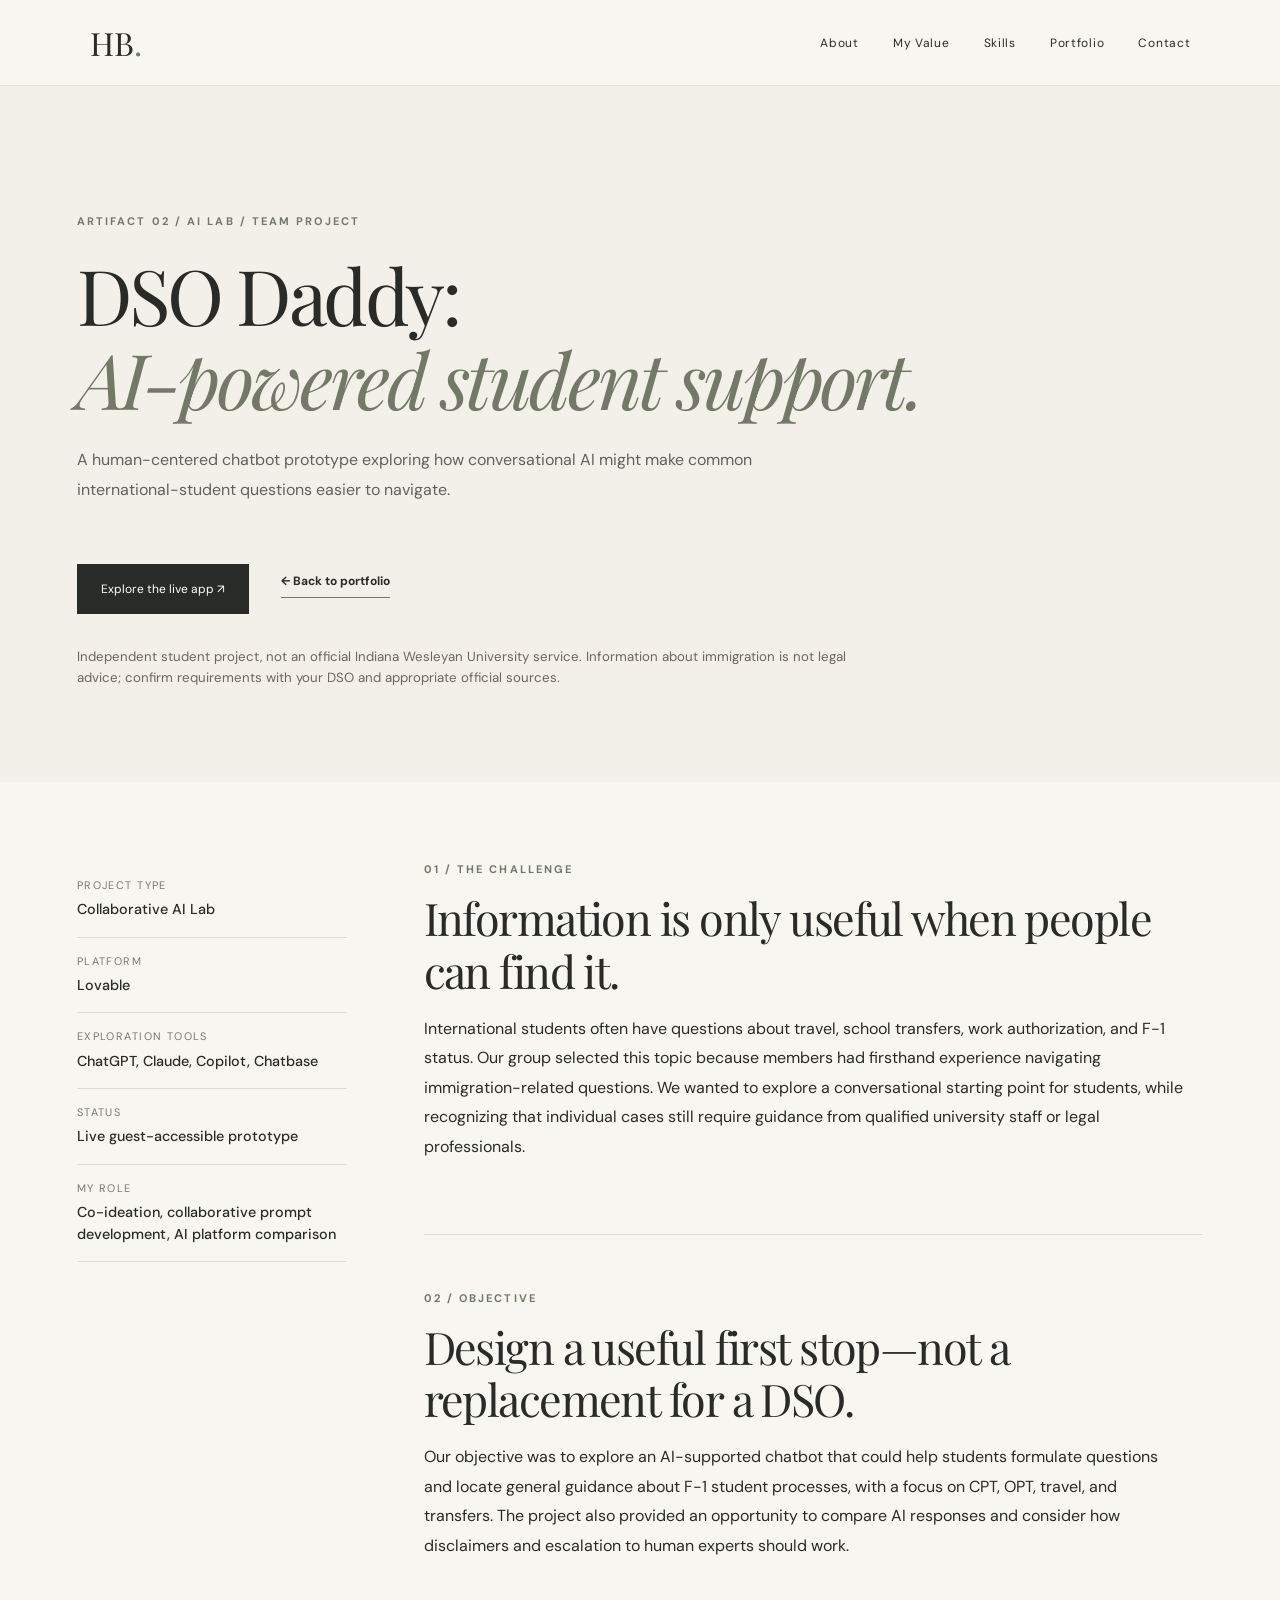
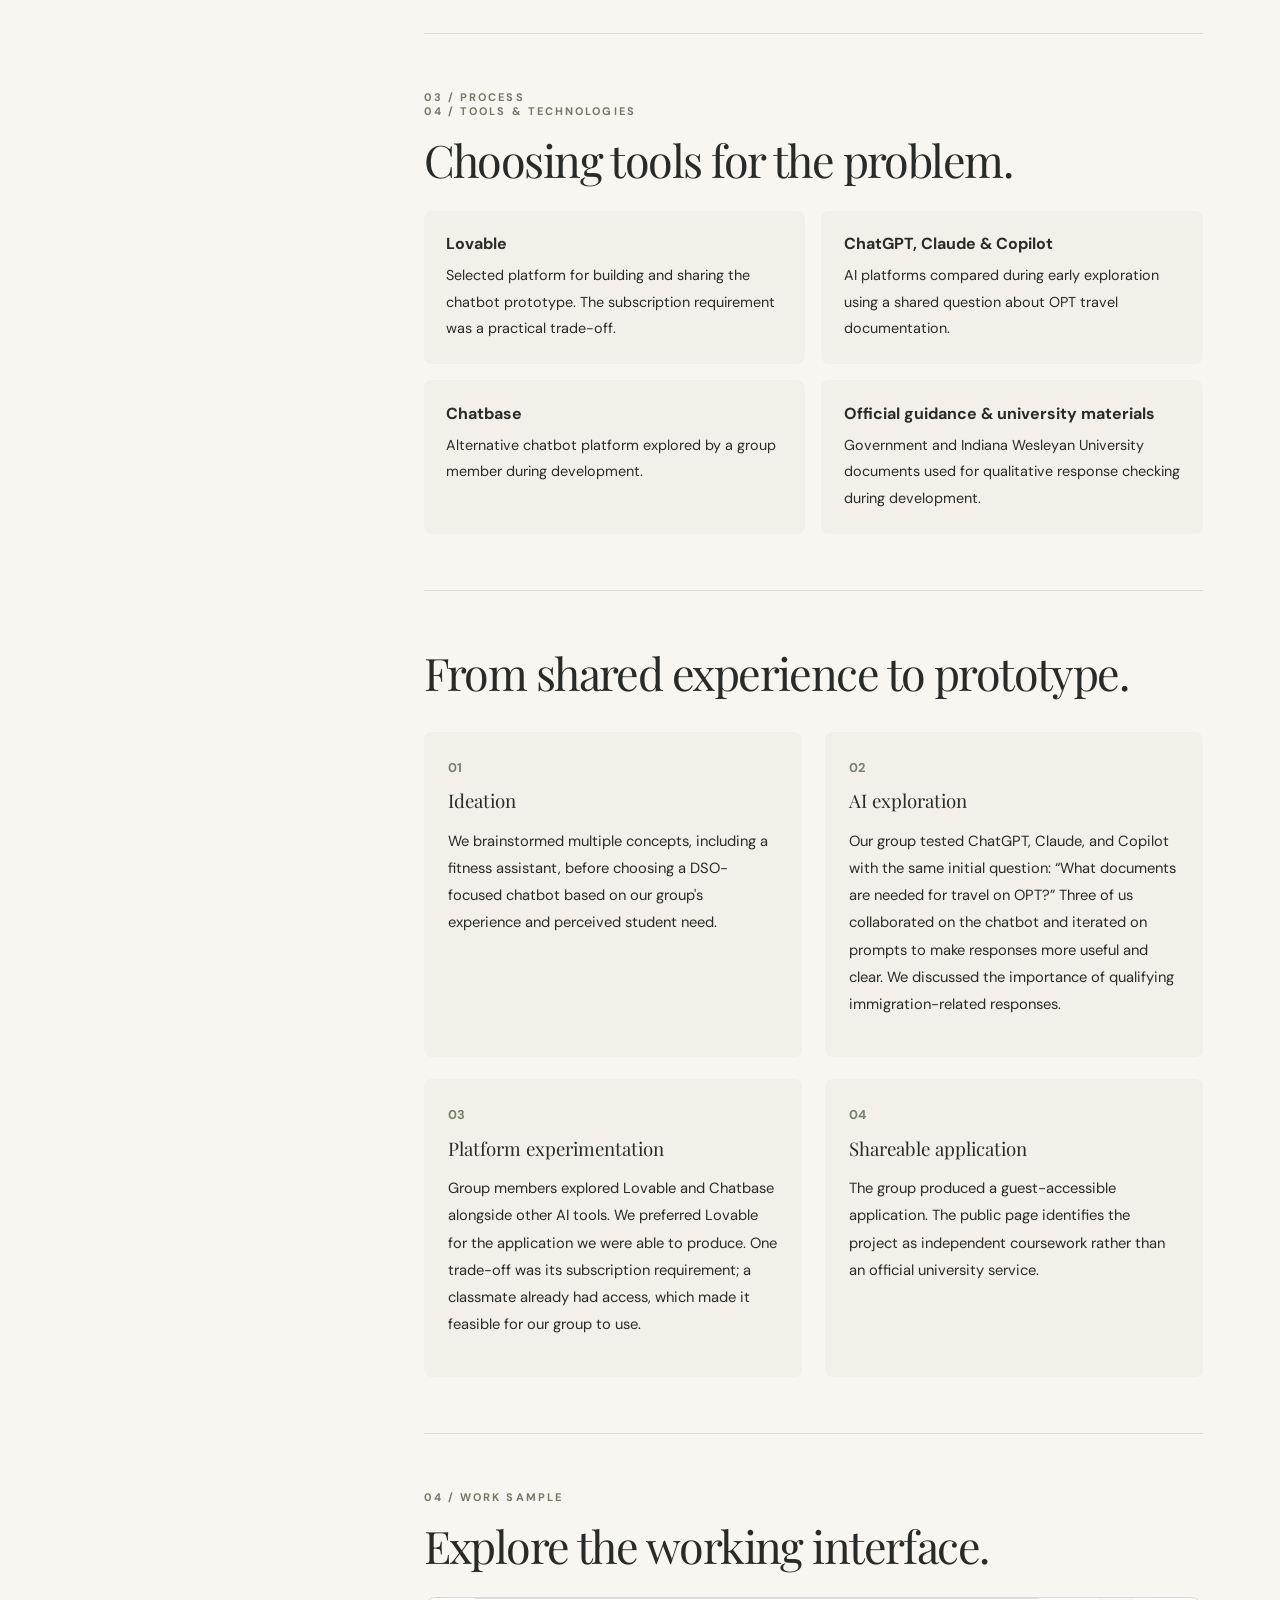
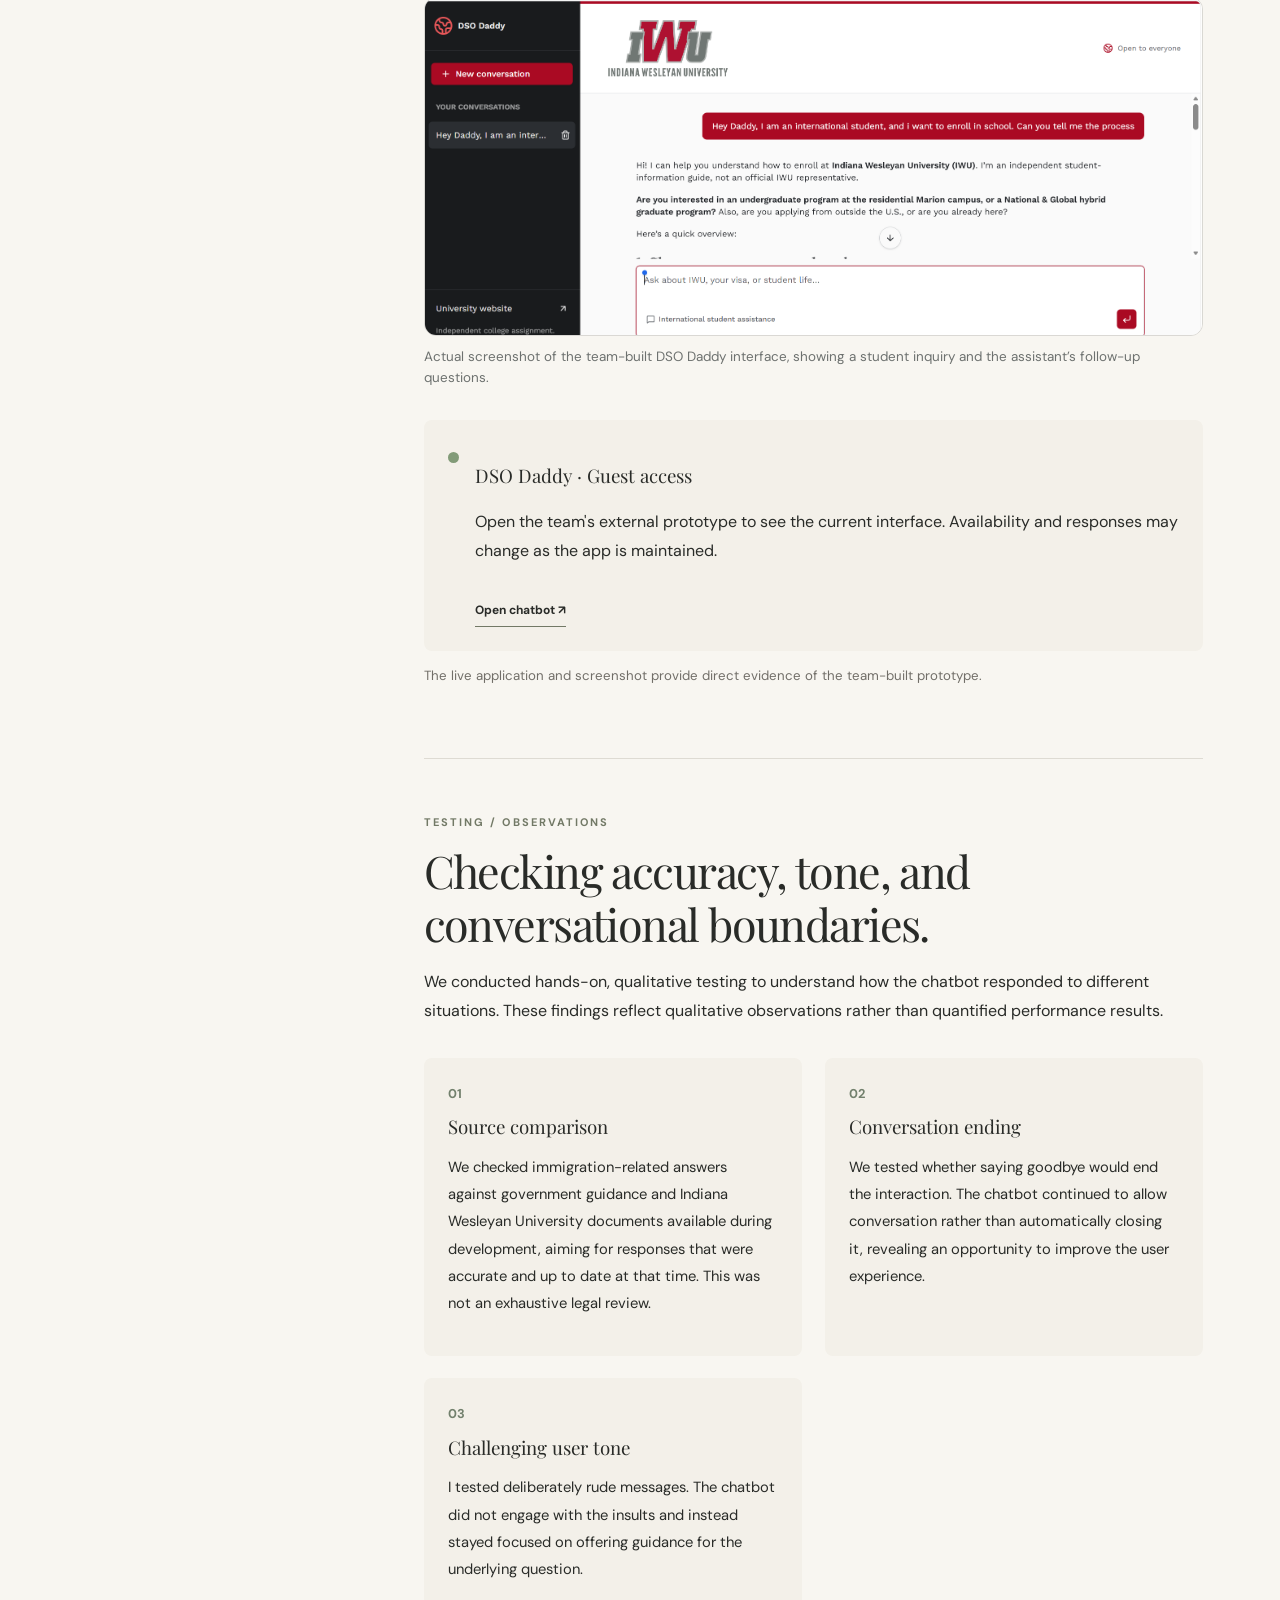
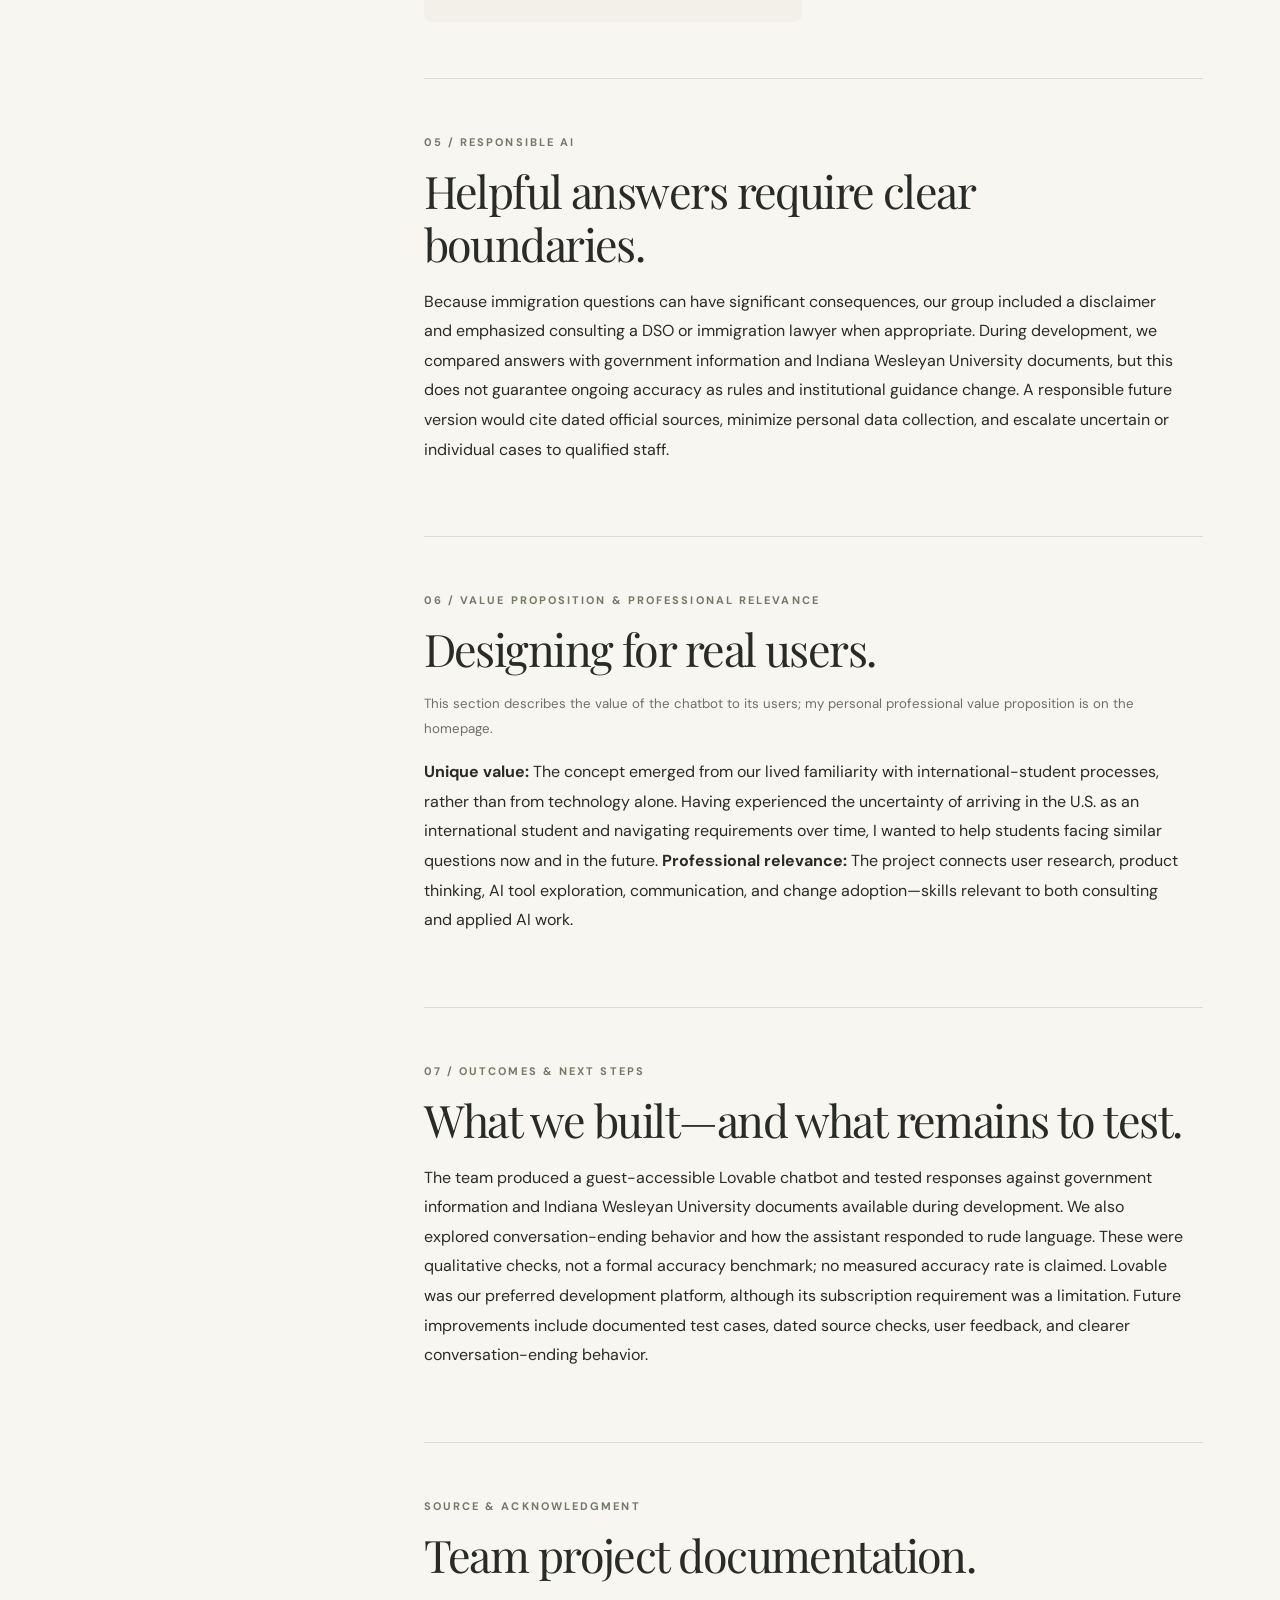
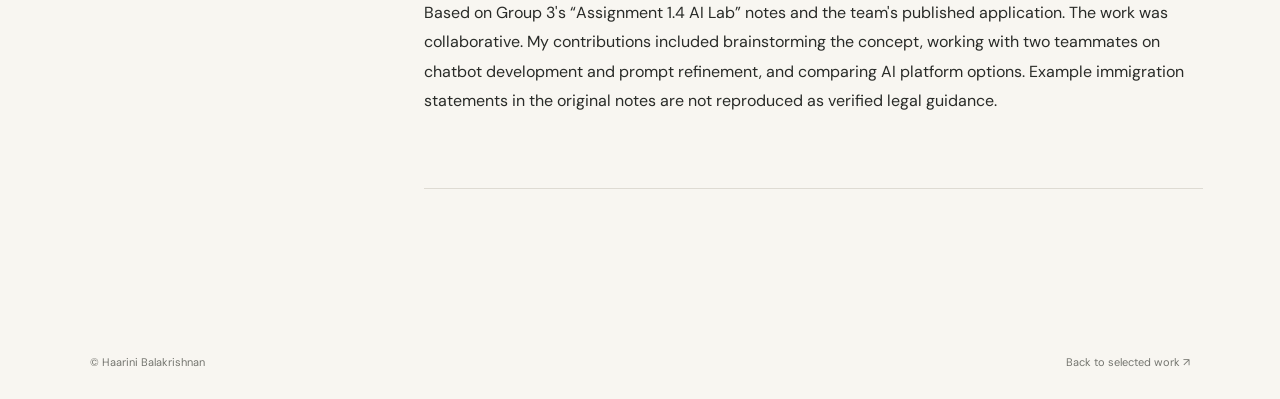
<file: artifact-02.html>
<!DOCTYPE html>

<html lang="en"><head><meta charset="utf-8"/><meta content="width=device-width,initial-scale=1" name="viewport"/><meta content="DSO Daddy AI Lab chatbot case study — Haarini Balakrishnan" name="description"/><title>Artifact 02 | DSO Daddy — Haarini Balakrishnan</title><link href="styles.css" rel="stylesheet"/><style>
@import url('https://fonts.googleapis.com/css2?family=DM+Sans:wght@400;500;600;700&family=Playfair+Display:ital,wght@0,400;0,500;1,400;1,500&display=swap');:root{--cream:#f8f6f1;--ink:#292b28;--muted:#74756f;--taupe:#d8d0c2;--line:#e5e0d6;--olive:#727966}*{box-sizing:border-box}html{scroll-behavior:smooth}body{margin:0;background:var(--cream);color:var(--ink);font-family:'DM Sans',Arial,sans-serif}a{color:inherit;text-decoration:none}.nav{height:86px;padding:0 7%;display:flex;align-items:center;justify-content:space-between;border-bottom:1px solid var(--line)}.brand{font-family:'Playfair Display',serif;font-size:32px}.brand span{color:var(--olive)}nav{display:flex;gap:34px;font-size:12px;letter-spacing:.06em}nav a:hover,.text-link:hover{color:var(--olive)}.hero{padding:82px 7% 34px;min-height:690px}.eyebrow,.section-label{font-size:11px;letter-spacing:.19em;font-weight:700;color:var(--olive)}.hero-grid{display:grid;grid-template-columns:1.4fr .7fr;gap:8%;align-items:center;margin-top:42px}h1,h2,h3,blockquote{font-family:'Playfair Display',Georgia,serif;font-weight:400}h1{font-size:clamp(54px,6.2vw,102px);line-height:1.1;letter-spacing:-.045em;margin:0 0 27px}h1 em,h2 em,.contact em{color:var(--olive);font-weight:400}.lead{font-size:16px;line-height:1.85;max-width:570px;color:#5f625b}.button{display:inline-flex;align-items:center;gap:40px;background:var(--ink);color:white;padding:17px 24px;font-size:12px;margin-top:28px}.button:hover{background:var(--olive)}.portrait{max-width:340px}.portrait-placeholder{aspect-ratio:4/5;background:linear-gradient(145deg,#e8e2d7,#c9c4b8);display:flex;flex-direction:column;align-items:center;justify-content:center;gap:14px;text-align:center;color:#777569;overflow:hidden}.portrait-placeholder span{font-size:12px;letter-spacing:.2em}.portrait-placeholder small{font-size:11px;line-height:1.7}.photo-caption{text-align:right;font-family:'Playfair Display',serif;font-style:italic;font-size:14px;padding-top:14px}.hero-bottom{display:flex;justify-content:space-between;margin-top:72px;font-size:10px;letter-spacing:.14em;color:var(--muted)}.section{display:grid;grid-template-columns:25% 75%;padding:120px 7%;border-top:1px solid var(--line)}.section-label{padding-top:16px}.section-content{max-width:920px}h2{font-size:clamp(42px,5vw,72px);line-height:1.16;letter-spacing:-.035em;margin:0 0 36px}.about p,.project-copy p,.journey p,.artifact-body p{font-size:15px;line-height:1.95;color:#62645d;max-width:730px}.values{display:grid;grid-template-columns:repeat(3,1fr);gap:20px;margin-top:50px}.values div{border-top:1px solid #c9c4b8;padding-top:15px;display:flex;flex-direction:column;gap:14px}.values strong{font-size:12px;color:var(--olive)}.values span{font-size:13px}.quote-section{background:#eae7df;padding:100px 17%;text-align:center}.quote-mark{font:70px 'Playfair Display',serif;color:var(--olive);height:60px}.quote-section blockquote{font-size:clamp(26px,3.5vw,48px);line-height:1.5;margin:10px 0 30px}.quote-section>span{font-size:10px;letter-spacing:.2em;color:var(--olive)}.section-heading{display:flex;justify-content:space-between;align-items:end;gap:30px}.section-heading p{max-width:300px;font-size:13px;line-height:1.8;color:var(--muted)}.project{display:grid;grid-template-columns:1fr 1fr;gap:42px;align-items:center;margin-top:40px}.project-visual{height:365px;background:#c7c7b9;padding:25px;display:flex;flex-direction:column;justify-content:space-between;color:#464b41}.project-visual>span,.visual-bottom{font-size:10px;letter-spacing:.2em}.visual-center{text-align:center;font-family:'Playfair Display',serif;font-size:56px;line-height:1}.visual-center i{font-size:26px}.project-copy h3{font-size:42px;margin:18px 0}.text-link{font-size:12px;font-weight:700;border-bottom:1px solid var(--olive);padding-bottom:8px;display:inline-block;margin-top:20px}.upcoming{display:grid;grid-template-columns:repeat(3,1fr);gap:20px;margin-top:65px}.upcoming>div{border-top:1px solid var(--line);padding-top:22px;display:flex;flex-direction:column;gap:12px}.upcoming span{font-size:11px;color:var(--olive)}.upcoming strong{font-family:'Playfair Display',serif;font-size:23px;font-weight:400}.upcoming small{color:var(--muted)}.timeline{display:grid;grid-template-columns:repeat(2,1fr);gap:40px 55px}.timeline>div{border-top:1px solid var(--taupe);padding-top:22px}.timeline span{font-size:10px;letter-spacing:.15em;color:var(--olive)}.timeline h3{font-size:27px;margin:15px 0 10px}.contact{text-align:center;background:#e5e2d9;padding:115px 20px}.contact h2{margin:22px 0;font-size:clamp(56px,6vw,85px)}.contact p{color:#5e625a;line-height:1.8}.contact-note{font-size:11px;color:#85867e;margin-top:40px}footer{display:flex;justify-content:space-between;gap:15px;padding:30px 7%;font-size:11px;color:var(--muted)}.artifact-page{max-width:1000px;margin:auto;padding:80px 7% 100px}.artifact-page>.eyebrow{margin-top:75px}.artifact-page h1{margin-top:20px}.artifact-banner{display:grid;grid-template-columns:repeat(3,1fr);gap:2px;margin:55px 0;background:#c8c7b8;padding:2px}.artifact-banner div{padding:60px 12px;background:#e2e1d6;text-align:center;font:clamp(22px,3vw,40px) 'Playfair Display',serif}.artifact-body section{border-top:1px solid var(--line);padding:30px 0}.artifact-body h2{font-size:32px;margin-bottom:15px}.deliverable{background:#eeece5;padding:30px!important}.muted{font-size:12px!important;color:var(--muted)!important}@media(max-width:800px){.nav{height:70px;padding:0 5%}nav{gap:14px;font-size:11px}.hero{padding:65px 6% 30px}.hero-grid,.project{grid-template-columns:1fr}.portrait{margin-top:25px;max-width:300px}.hero-bottom{margin-top:45px}.section{grid-template-columns:1fr;padding:75px 6%;gap:25px}.section-heading{display:block}.values,.upcoming{grid-template-columns:1fr}.timeline{grid-template-columns:1fr}.quote-section{padding:80px 8%}.artifact-page{padding:45px 6%}.artifact-banner div{padding:30px 5px}footer{padding:25px 6%}}

/* Assessment artifact */
.assessment-label{font-size:.72rem;letter-spacing:.15em;font-weight:700;color:#626b56;margin:2rem 0 .9rem}.assessment-grid{display:grid;grid-template-columns:repeat(3,minmax(0,1fr));gap:12px}.assessment-card{border:1px solid #ddd9d0;border-radius:10px;padding:18px;background:#f9f7f1}.assessment-card.development{background:#f1eee7}.assessment-card h3{font-size:1rem;line-height:1.35;margin:0 0 10px}.assessment-card p{font-size:.9rem;line-height:1.6;margin:0}.print-button{background:#444b3e;color:white;border:0;padding:13px 18px;border-radius:6px;cursor:pointer;font:inherit}@media(max-width:700px){.assessment-grid{grid-template-columns:1fr}}@media print{.nav,footer,.print-button,.text-link{display:none!important}.assessment-grid{grid-template-columns:repeat(3,1fr)}.assessment-card{break-inside:avoid}body{background:white}}

.portrait-placeholder img{width:100%;height:100%;object-fit:cover;display:block}.tennis-feature{margin:54px 0 0;max-width:680px}.tennis-feature img{display:block;width:100%;max-height:520px;object-fit:contain;background:#e4e7e7}.tennis-feature figcaption{font-size:12px;color:var(--muted);margin-top:12px;font-style:italic}

/* Portfolio expansion — artifact 02 */
.vp-text{max-width:780px;margin:1.5rem auto 0;line-height:1.85;text-align:center;color:#444}.vp-pillars{display:flex;flex-wrap:wrap;justify-content:center;gap:.65rem;margin-top:1.5rem}.vp-pillars span{border:1px solid #b8b5a7;border-radius:50px;padding:.5rem 1rem;font-size:.78rem}.project-visual-ai{background:#d8dfd5!important;color:#253b34!important}.case-hero{padding:8rem max(6vw,24px) 5rem;background:#f3f0e9}.case-hero h1{font-size:clamp(2.8rem,6vw,6rem);line-height:1.1;max-width:980px;margin:1.5rem 0}.case-hero .lead{max-width:760px}.case-actions{display:flex;align-items:center;gap:2rem;flex-wrap:wrap;margin-top:2rem}.disclaimer{font-size:.83rem;line-height:1.6;max-width:800px;margin-top:2rem;color:#6b665f}.case-layout{display:grid;grid-template-columns:minmax(190px,270px) minmax(0,1fr);gap:clamp(2rem,6vw,7rem);padding:5rem max(6vw,24px);max-width:1450px;margin:auto}.case-sidebar{align-self:start;position:sticky;top:6rem}.case-sidebar div{border-bottom:1px solid #dedbd3;padding:1rem 0;display:grid;gap:.45rem}.case-sidebar span{font-size:.68rem;letter-spacing:.13em;color:#777}.case-sidebar strong{font-size:.9rem;font-weight:500;line-height:1.5}.case-block{padding:0 0 3.5rem;margin-bottom:3.5rem;border-bottom:1px solid #dedbd3}.case-block h2{font-size:clamp(1.8rem,3.5vw,3rem);line-height:1.18;margin:1rem 0}.case-block p{line-height:1.85;max-width:760px}.case-steps{display:grid;grid-template-columns:repeat(2,minmax(0,1fr));gap:1.4rem;margin-top:2rem}.case-steps>div,.live-card{padding:1.5rem;background:#f3f0e9;border-radius:8px}.case-steps b{color:#72806d;font-size:.8rem}.case-steps h3{margin:.7rem 0}.case-steps p{font-size:.92rem}.live-card{display:flex;gap:1rem;align-items:flex-start}.live-dot{width:11px;height:11px;border-radius:50%;background:#829b78;flex-shrink:0;margin-top:.5rem}.small-note{font-size:.83rem;color:#716e68}@media(max-width:800px){.case-layout{grid-template-columns:1fr;padding-top:2rem}.case-sidebar{position:static;display:grid;grid-template-columns:repeat(2,minmax(0,1fr));gap:0 1rem}.case-steps{grid-template-columns:1fr}.case-hero{padding-top:6rem}.vp-text{text-align:left}}

/* Artifact 02: authentic application screenshot */
.chatbot-figure{margin:1.5rem 0 2rem}.chatbot-figure img{display:block;width:100%;height:auto;border-radius:12px;border:1px solid rgba(0,0,0,.12)}.chatbot-figure figcaption{font-size:.84rem;line-height:1.55;color:#6d716f;margin-top:.7rem}

/* Final rubric-aligned skills and tool sections */
.skills-section{background:#f8f6f1}.skills-grid{display:grid;grid-template-columns:repeat(2,minmax(0,1fr));gap:1.25rem;margin-top:2rem}.skill-card{background:#fff;border:1px solid #e8e4dc;border-radius:12px;padding:2rem}.skill-kicker{font-size:.7rem;letter-spacing:.13em;color:#72806d;font-weight:650}.skill-card h3{font-size:1.5rem;margin:1rem 0}.skill-card ul{padding-left:1.25rem;line-height:1.95}.skill-card p{color:#666c65;font-size:.9rem;line-height:1.7;margin-top:1rem}.tool-grid{display:grid;grid-template-columns:repeat(2,minmax(0,1fr));gap:1rem;margin-top:1.5rem}.tool-grid>div{background:#f3f0e9;padding:1.4rem;border-radius:8px}.tool-grid strong{display:block;margin-bottom:.5rem}.tool-grid p{font-size:.9rem;margin:0}@media(max-width:800px){.skills-grid,.tool-grid{grid-template-columns:1fr}.skill-card{padding:1.4rem}}

</style></head><body><header class="nav"><a class="brand" href="index.html">HB<span>.</span></a><nav aria-label="Main navigation"><a href="index.html#about">About</a><a href="index.html#value-proposition">My Value</a><a href="index.html#skills">Skills</a><a href="index.html#work">Portfolio</a><a href="index.html#contact">Contact</a></nav></header><main><section class="case-hero"><div class="eyebrow">ARTIFACT 02 / AI LAB / TEAM PROJECT</div><h1>DSO Daddy:<br/><em>AI-powered student support.</em></h1><p class="lead">A human-centered chatbot prototype exploring how conversational AI might make common international-student questions easier to navigate.</p><div class="case-actions"><a class="button" href="https://iwu-chatbot.lovable.app/guest/340336ed-f6d3-4174-99a1-648d33991a17" rel="noopener noreferrer" target="_blank">Explore the live app ↗</a><a class="text-link" href="index.html#work">← Back to portfolio</a></div><p class="disclaimer">Independent student project, not an official Indiana Wesleyan University service. Information about immigration is not legal advice; confirm requirements with your DSO and appropriate official sources.</p></section><section class="case-layout"><aside class="case-sidebar"><div><span>PROJECT TYPE</span><strong>Collaborative AI Lab</strong></div><div><span>PLATFORM</span><strong>Lovable</strong></div><div><span>EXPLORATION TOOLS</span><strong>ChatGPT, Claude, Copilot, Chatbase</strong></div><div><span>STATUS</span><strong>Live guest-accessible prototype</strong></div><div><span>MY ROLE</span><strong>Co-ideation, collaborative prompt development, AI platform comparison</strong></div></aside><div class="case-main"><div class="case-block"><div class="eyebrow">01 / THE CHALLENGE</div><h2>Information is only useful when people can find it.</h2><p>International students often have questions about travel, school transfers, work authorization, and F-1 status. Our group selected this topic because members had firsthand experience navigating immigration-related questions. We wanted to explore a conversational starting point for students, while recognizing that individual cases still require guidance from qualified university staff or legal professionals.</p></div><div class="case-block"><div class="eyebrow">02 / OBJECTIVE</div><h2>Design a useful first stop—not a replacement for a DSO.</h2><p>Our objective was to explore an AI-supported chatbot that could help students formulate questions and locate general guidance about F-1 student processes, with a focus on CPT, OPT, travel, and transfers. The project also provided an opportunity to compare AI responses and consider how disclaimers and escalation to human experts should work.</p></div><div class="case-block"><div class="eyebrow">03 / PROCESS</div><div class="case-block"><div class="eyebrow">04 / TOOLS &amp; TECHNOLOGIES</div><h2>Choosing tools for the problem.</h2><div class="tool-grid"><div><strong>Lovable</strong><p>Selected platform for building and sharing the chatbot prototype. The subscription requirement was a practical trade-off.</p></div><div><strong>ChatGPT, Claude &amp; Copilot</strong><p>AI platforms compared during early exploration using a shared question about OPT travel documentation.</p></div><div><strong>Chatbase</strong><p>Alternative chatbot platform explored by a group member during development.</p></div><div><strong>Official guidance &amp; university materials</strong><p>Government and Indiana Wesleyan University documents used for qualitative response checking during development.</p></div></div></div><h2>From shared experience to prototype.</h2><div class="case-steps"><div><b>01</b><h3>Ideation</h3><p>We brainstormed multiple concepts, including a fitness assistant, before choosing a DSO-focused chatbot based on our group's experience and perceived student need.</p></div><div><b>02</b><h3>AI exploration</h3><p>Our group tested ChatGPT, Claude, and Copilot with the same initial question: “What documents are needed for travel on OPT?” Three of us collaborated on the chatbot and iterated on prompts to make responses more useful and clear. We discussed the importance of qualifying immigration-related responses.</p></div><div><b>03</b><h3>Platform experimentation</h3><p>Group members explored Lovable and Chatbase alongside other AI tools. We preferred Lovable for the application we were able to produce. One trade-off was its subscription requirement; a classmate already had access, which made it feasible for our group to use.</p></div><div><b>04</b><h3>Shareable application</h3><p>The group produced a guest-accessible application. The public page identifies the project as independent coursework rather than an official university service.</p></div></div></div><div class="case-block"><div class="eyebrow">04 / WORK SAMPLE</div><h2>Explore the working interface.</h2><figure class="chatbot-figure"><img alt="Screenshot of the DSO Daddy chatbot showing the Indiana Wesleyan University-themed interface, conversation sidebar, and a student enrollment question." loading="lazy" src="assets/dso-daddy-chatbot.png"/><figcaption>Actual screenshot of the team-built DSO Daddy interface, showing a student inquiry and the assistant’s follow-up questions.</figcaption></figure><div class="live-card"><span class="live-dot"></span><div><h3>DSO Daddy · Guest access</h3><p>Open the team's external prototype to see the current interface. Availability and responses may change as the app is maintained.</p><a class="text-link" href="https://iwu-chatbot.lovable.app/guest/340336ed-f6d3-4174-99a1-648d33991a17" rel="noopener noreferrer" target="_blank">Open chatbot ↗</a></div></div><p class="small-note">The live application and screenshot provide direct evidence of the team-built prototype.</p></div><div class="case-block"><div class="eyebrow">TESTING / OBSERVATIONS</div><h2>Checking accuracy, tone, and conversational boundaries.</h2><p>We conducted hands-on, qualitative testing to understand how the chatbot responded to different situations. These findings reflect qualitative observations rather than quantified performance results.</p><div class="case-steps"><div><b>01</b><h3>Source comparison</h3><p>We checked immigration-related answers against government guidance and Indiana Wesleyan University documents available during development, aiming for responses that were accurate and up to date at that time. This was not an exhaustive legal review.</p></div><div><b>02</b><h3>Conversation ending</h3><p>We tested whether saying goodbye would end the interaction. The chatbot continued to allow conversation rather than automatically closing it, revealing an opportunity to improve the user experience.</p></div><div><b>03</b><h3>Challenging user tone</h3><p>I tested deliberately rude messages. The chatbot did not engage with the insults and instead stayed focused on offering guidance for the underlying question.</p></div></div></div><div class="case-block"><div class="eyebrow">05 / RESPONSIBLE AI</div><h2>Helpful answers require clear boundaries.</h2><p>Because immigration questions can have significant consequences, our group included a disclaimer and emphasized consulting a DSO or immigration lawyer when appropriate. During development, we compared answers with government information and Indiana Wesleyan University documents, but this does not guarantee ongoing accuracy as rules and institutional guidance change. A responsible future version would cite dated official sources, minimize personal data collection, and escalate uncertain or individual cases to qualified staff.</p></div><div class="case-block"><div class="eyebrow">06 / VALUE PROPOSITION &amp; PROFESSIONAL RELEVANCE</div><h2>Designing for real users.</h2><p class="small-note">This section describes the value of the chatbot to its users; my personal professional value proposition is on the <a href="index.html#value-proposition">homepage</a>.</p><p><strong>Unique value:</strong> The concept emerged from our lived familiarity with international-student processes, rather than from technology alone. Having experienced the uncertainty of arriving in the U.S. as an international student and navigating requirements over time, I wanted to help students facing similar questions now and in the future. <strong>Professional relevance:</strong> The project connects user research, product thinking, AI tool exploration, communication, and change adoption—skills relevant to both consulting and applied AI work.</p></div><div class="case-block"><div class="eyebrow">07 / OUTCOMES &amp; NEXT STEPS</div><h2>What we built—and what remains to test.</h2><p>The team produced a guest-accessible Lovable chatbot and tested responses against government information and Indiana Wesleyan University documents available during development. We also explored conversation-ending behavior and how the assistant responded to rude language. These were qualitative checks, not a formal accuracy benchmark; no measured accuracy rate is claimed. Lovable was our preferred development platform, although its subscription requirement was a limitation. Future improvements include documented test cases, dated source checks, user feedback, and clearer conversation-ending behavior.</p></div><div class="case-block"><div class="eyebrow">SOURCE &amp; ACKNOWLEDGMENT</div><h2>Team project documentation.</h2><p>Based on Group 3's “Assignment 1.4 AI Lab” notes and the team's published application. The work was collaborative. My contributions included brainstorming the concept, working with two teammates on chatbot development and prompt refinement, and comparing AI platform options. Example immigration statements in the original notes are not reproduced as verified legal guidance.</p></div></div></section></main><footer><span>© Haarini Balakrishnan</span><a href="index.html#work">Back to selected work ↗</a></footer></body></html>
</file>
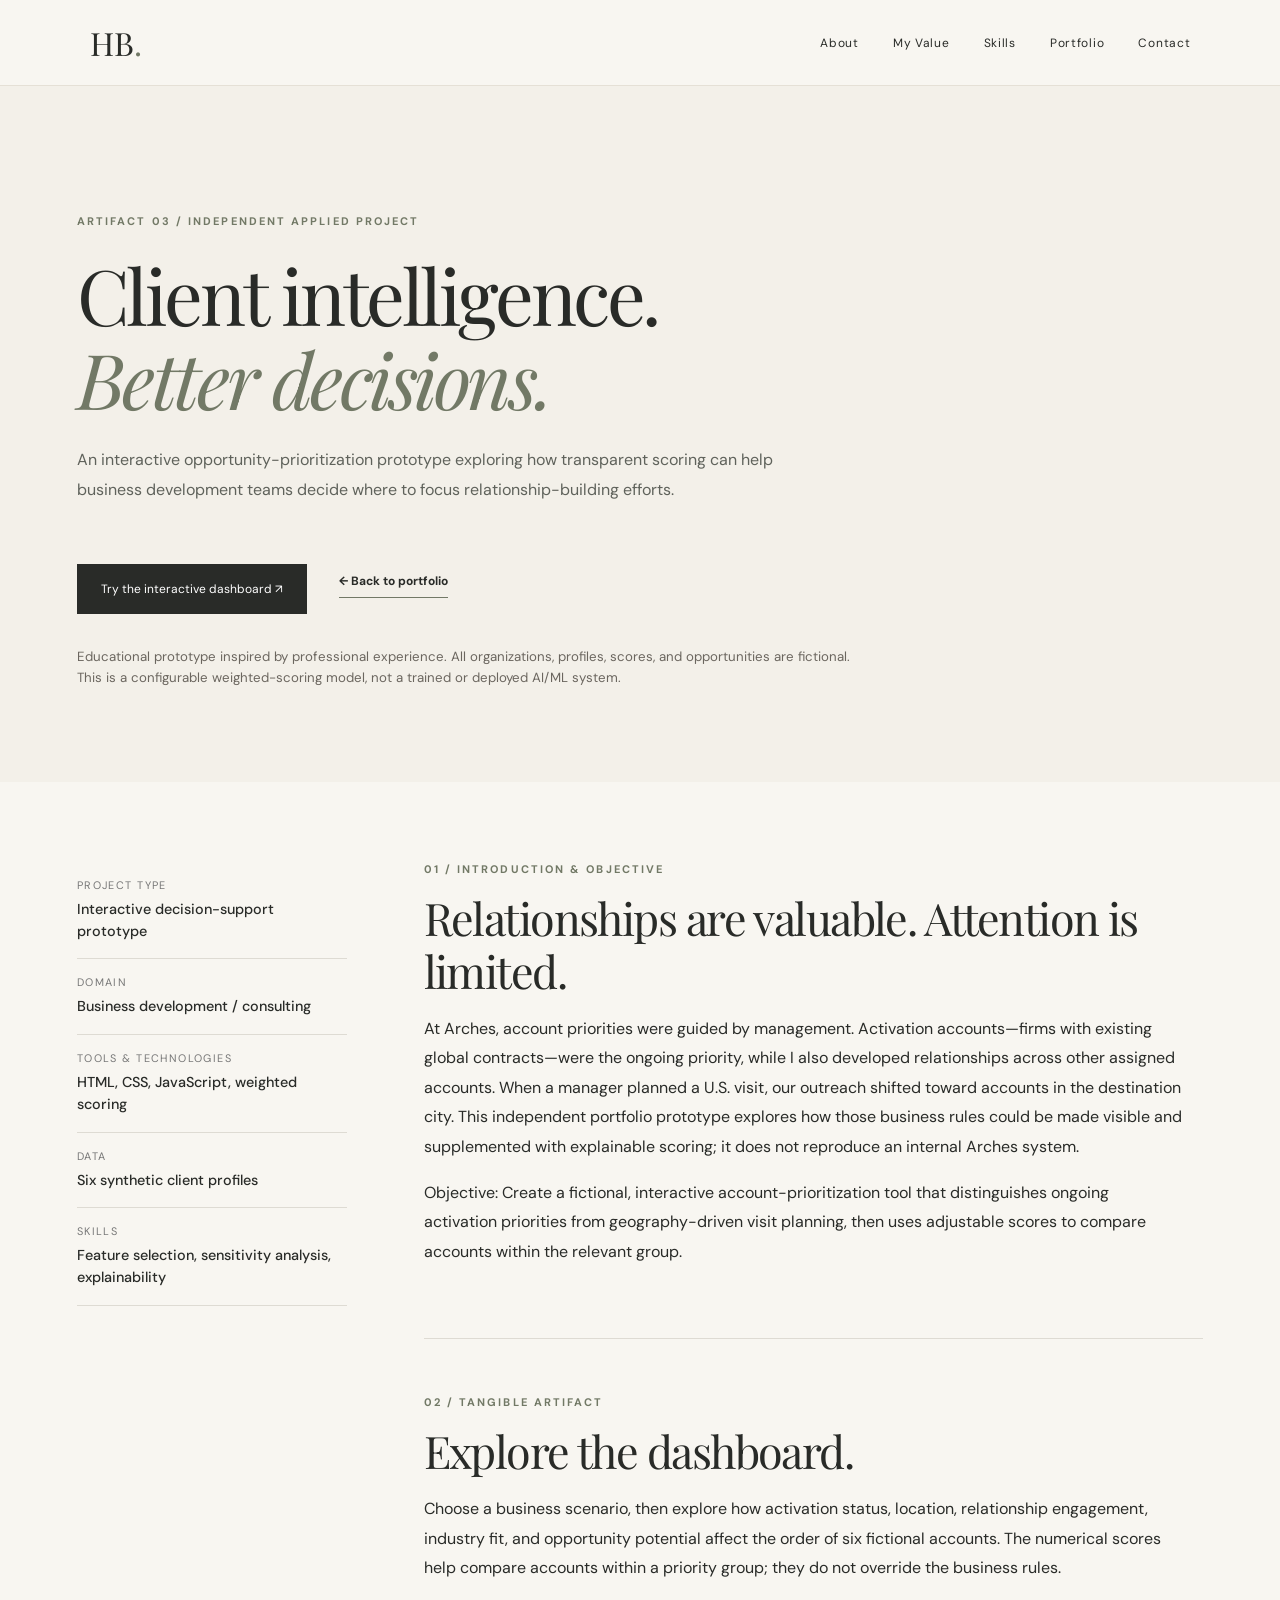
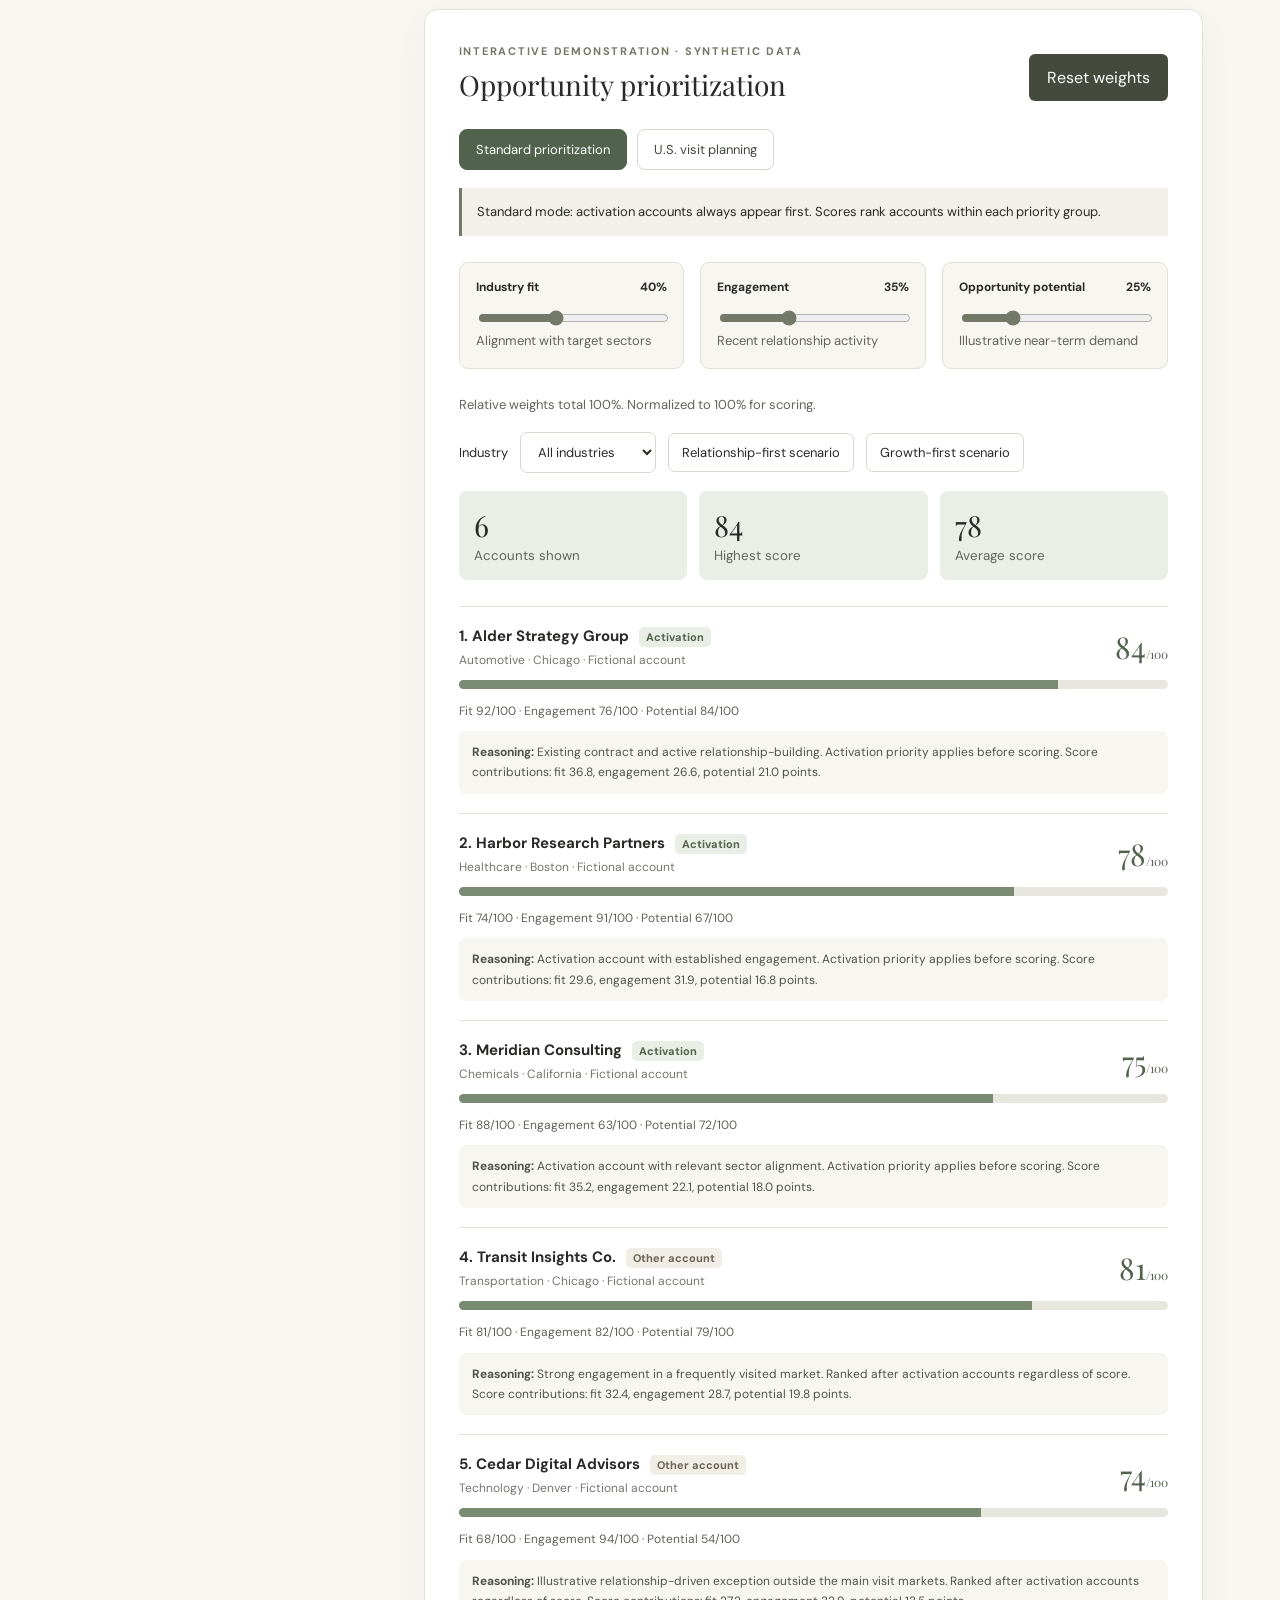
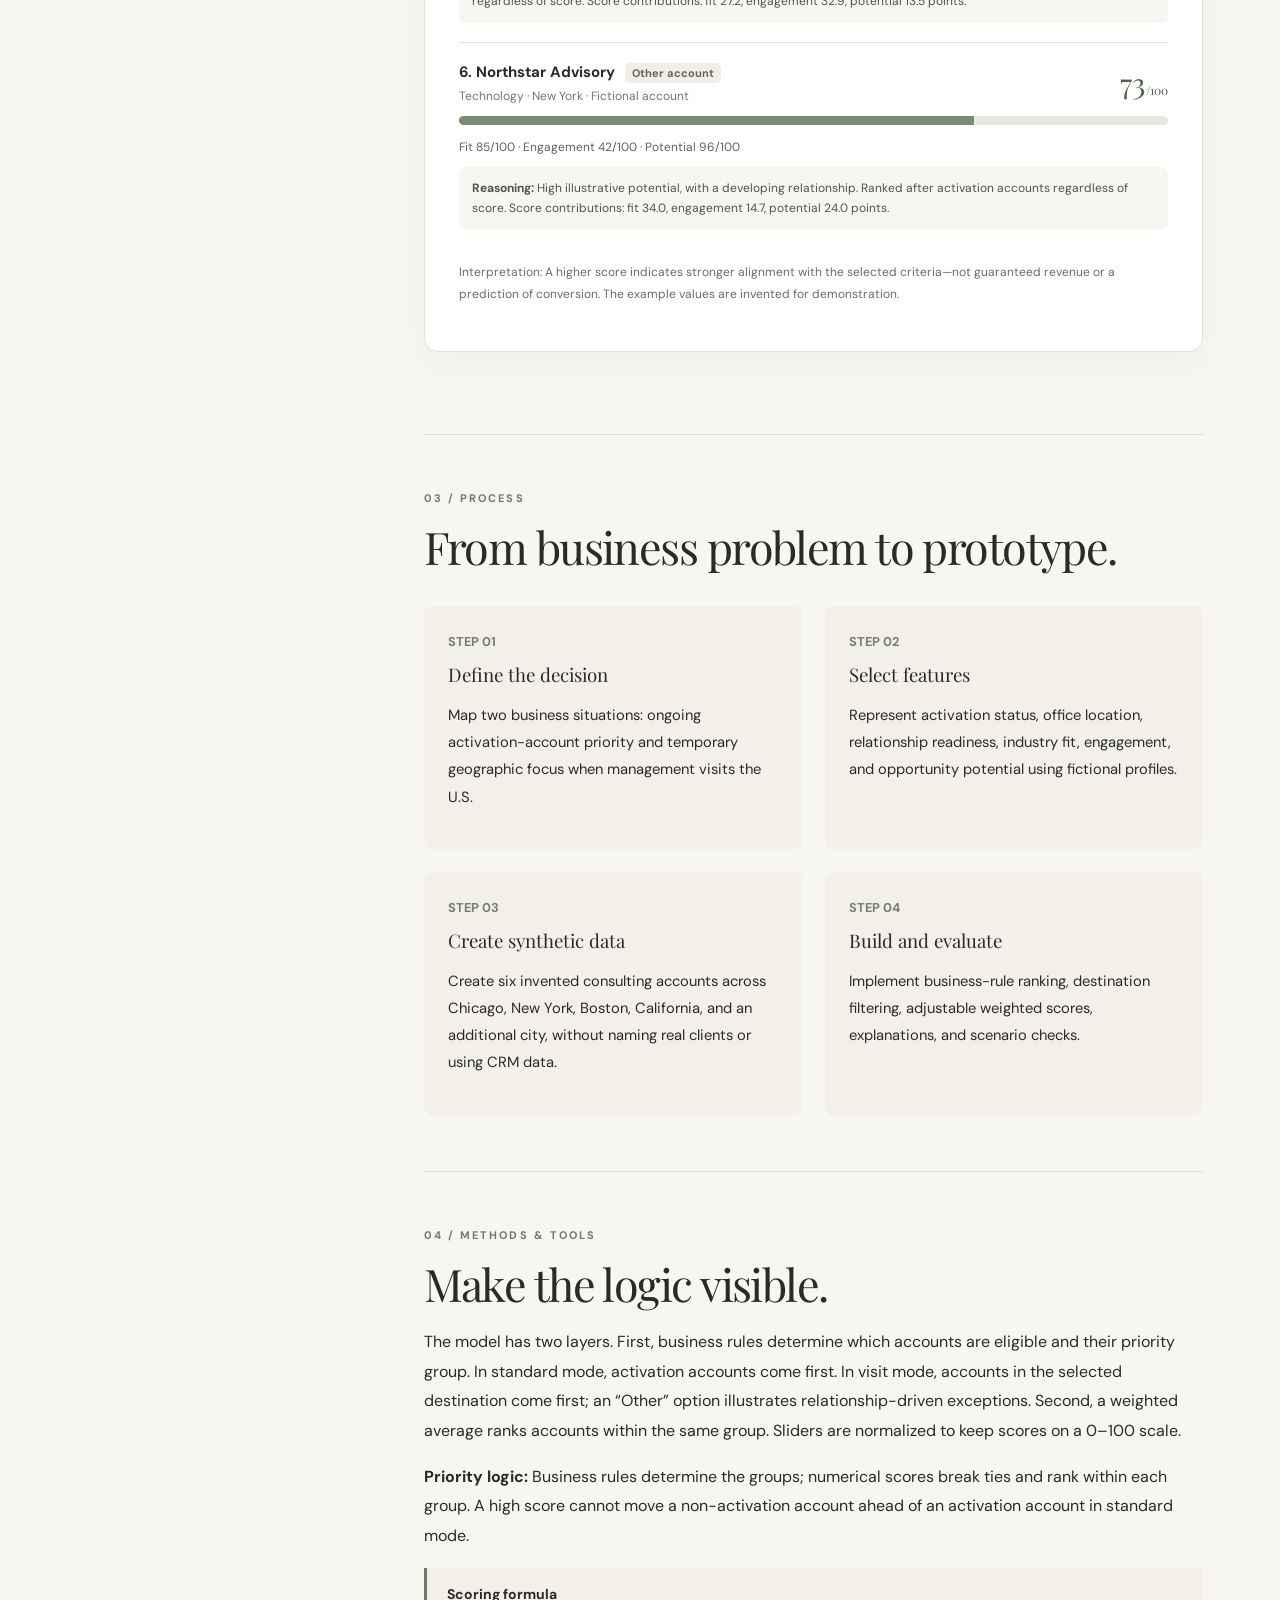
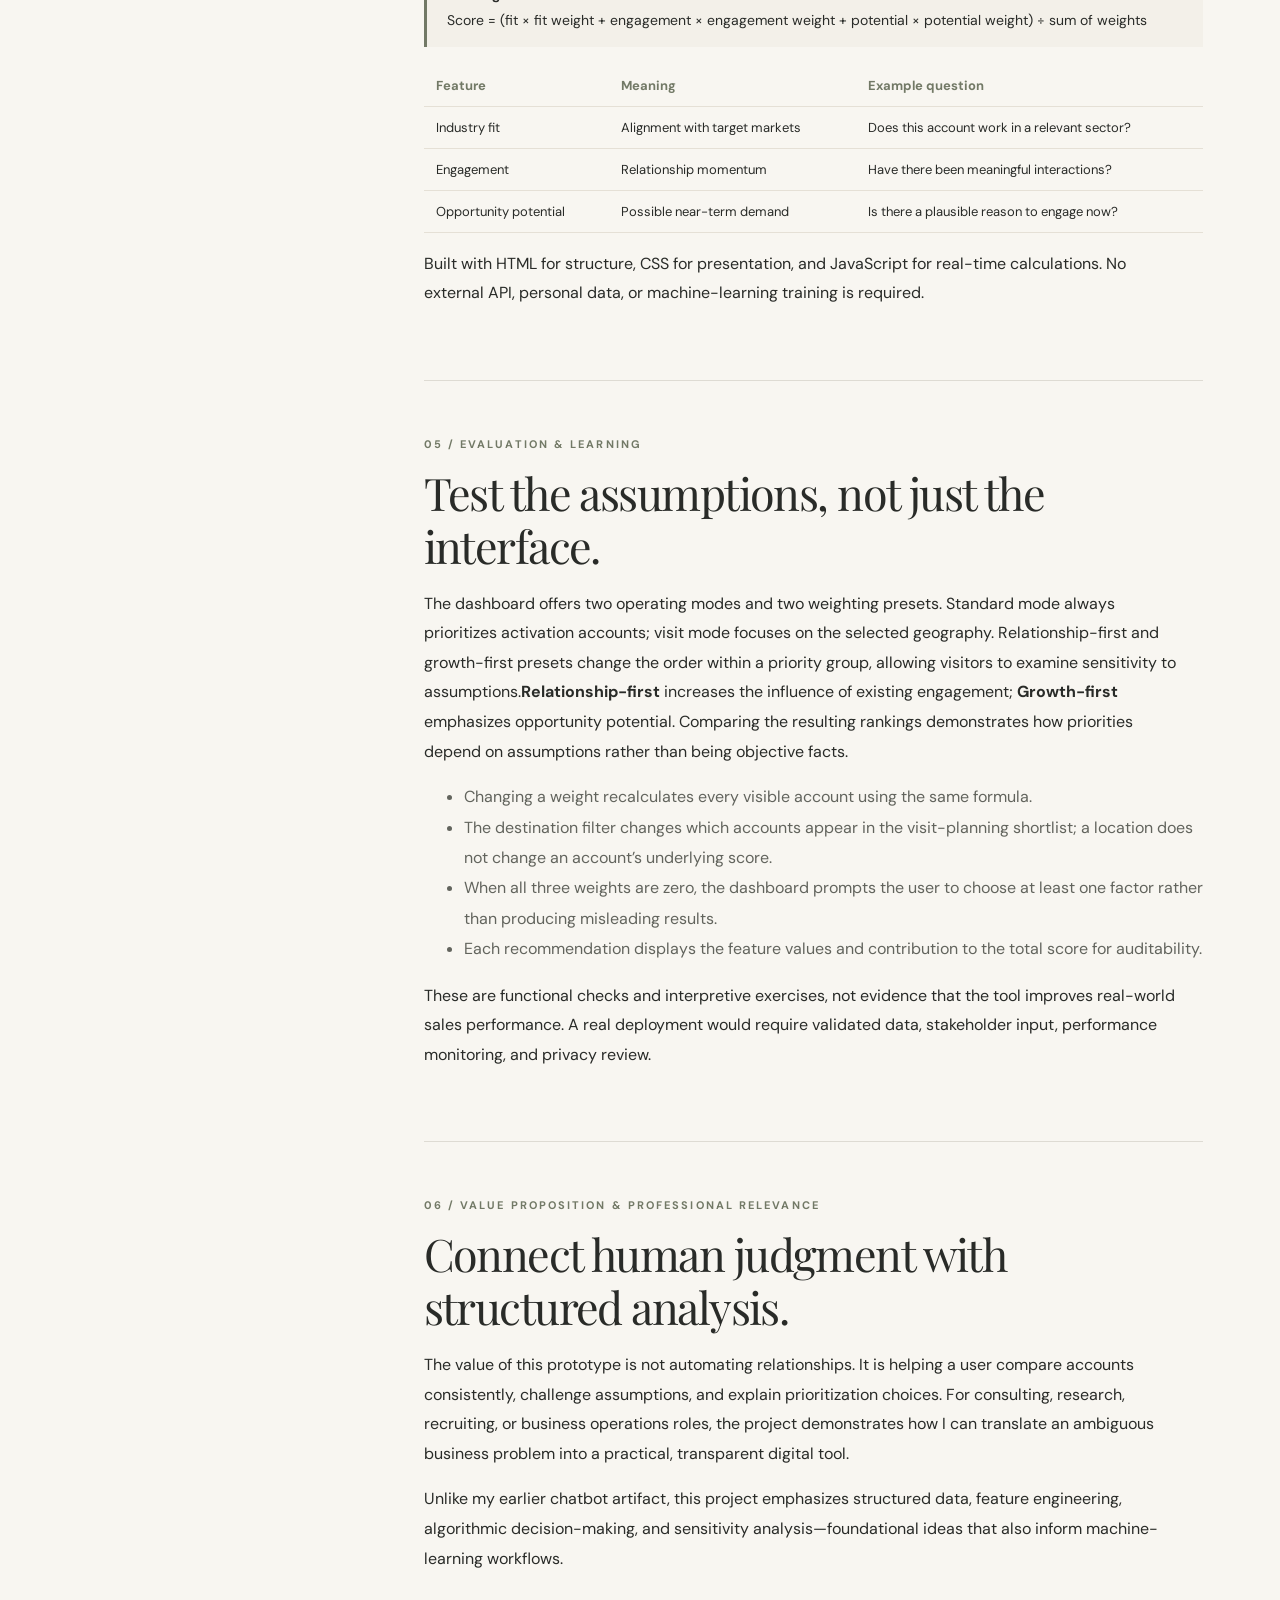
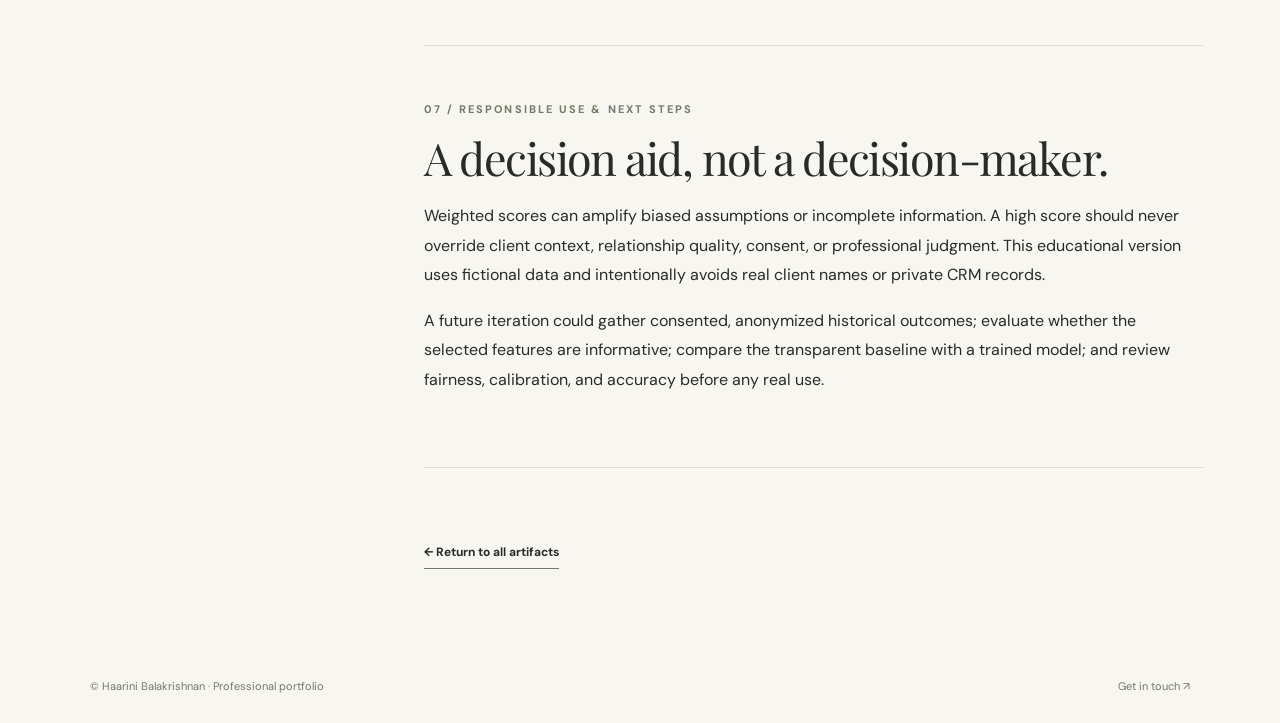
<file: artifact-03.html>
<!DOCTYPE html>
<html lang="en"><head><meta charset="utf-8"/><meta content="width=device-width,initial-scale=1" name="viewport"/><meta content="Interactive client intelligence and explainable prioritization portfolio case study" name="description"/><title>Artifact 03 | Client Intelligence — Haarini Balakrishnan</title><link href="styles.css" rel="stylesheet"/><style>
.dashboard{background:#fff;border:1px solid #e3e1d8;border-radius:14px;padding:clamp(18px,3vw,34px);margin:26px 0;box-shadow:0 14px 38px #292b2809}.dash-top{display:flex;justify-content:space-between;align-items:center;gap:16px;flex-wrap:wrap}.dash-kicker{font-size:11px;color:#727966;letter-spacing:.16em;font-weight:700}.dash-title{font:normal 28px 'Playfair Display',Georgia,serif;margin:8px 0}.dash-note{font-size:13px;line-height:1.6;color:#62645d}.weights{display:grid;grid-template-columns:repeat(3,minmax(0,1fr));gap:16px;margin:26px 0}.weight{background:#f8f6f1;border:1px solid #e5e0d6;padding:16px;border-radius:9px}.weight label{font-size:12px;font-weight:700;display:flex;justify-content:space-between;gap:6px}.weight input{width:100%;accent-color:#727966;margin-top:15px}.metric-row{display:grid;grid-template-columns:repeat(3,1fr);gap:12px;margin:18px 0 26px}.metric{background:#e9eee6;padding:15px;border-radius:8px}.metric b{display:block;font:normal 29px 'Playfair Display',serif}.metric small{color:#62645d}.filters{display:flex;align-items:center;gap:12px;flex-wrap:wrap;margin:16px 0}.filters select,.filters button{font:inherit;font-size:13px;border:1px solid #d7d7cf;border-radius:7px;background:white;padding:10px 13px;color:#292b28}.filters button{cursor:pointer}.filters button:hover{background:#e9eee6}.account{border-top:1px solid #e5e0d6;padding:19px 0}.account-head{display:flex;justify-content:space-between;gap:15px;align-items:center}.account-name{font-weight:700;font-size:15px}.account-sub{color:#74756f;font-size:12px;margin-top:5px}.score{font:normal 30px 'Playfair Display',serif;color:#52634d}.bar{height:9px;border-radius:20px;background:#e7e7e0;overflow:hidden;margin:12px 0}.bar>div{height:100%;background:#798b72;transition:width .25s}.breakdown{font-size:12px;line-height:1.7;color:#5e625a}.why{background:#f8f6f1;padding:11px 13px;border-radius:7px;margin-top:10px;font-size:12px;line-height:1.7;color:#4e554b}.scenario{border-left:3px solid #727966;padding:14px 20px;background:#f3f0e9;margin:18px 0;font-size:14px;line-height:1.8}.method-table{width:100%;border-collapse:collapse;font-size:13px}.method-table td,.method-table th{text-align:left;padding:12px;border-bottom:1px solid #e5e0d6}.method-table th{color:#727966}.dash-footer{font-size:12px;color:#686c63;line-height:1.8}.case-block ul{line-height:1.9;color:#62645d}@media(max-width:720px){.weights,.metric-row{grid-template-columns:1fr}.case-hero{padding-top:65px}.dash-title{font-size:24px}}

.mode-picker{display:flex;gap:10px;flex-wrap:wrap;margin:18px 0}.mode-picker button{padding:11px 16px;border:1px solid #d5d9ce;border-radius:8px;background:#fff;color:#42483e;font:inherit;font-size:13px;cursor:pointer}.mode-picker button[aria-pressed="true"]{background:#52634d;color:#fff;border-color:#52634d}.visit-panel{padding:15px;background:#f8f6f1;border-radius:9px;margin:15px 0}.visit-panel label{font-size:13px;font-weight:700}.visit-panel select{display:block;margin-top:8px;padding:10px;max-width:100%;border:1px solid #d5d9ce;border-radius:7px;background:white;font:inherit}.priority-tag{display:inline-block;background:#e9eee6;color:#52634d;border-radius:5px;font-size:11px;padding:3px 7px;margin-left:6px}.priority-tag.secondary{background:#f1eee7;color:#696455}.dash-context{background:#f3f0e9;border-left:3px solid #727966;padding:13px 15px;margin:14px 0;font-size:13px;line-height:1.7}.metric-row{grid-template-columns:repeat(3,1fr)}@media(max-width:720px){.mode-picker button{flex:1}.metric-row{grid-template-columns:1fr}}</style></head><body><header class="nav"><a class="brand" href="index.html">HB<span>.</span></a><nav aria-label="Main navigation"><a href="index.html#about">About</a><a href="index.html#value-proposition">My Value</a><a href="index.html#skills">Skills</a><a href="index.html#work">Portfolio</a><a href="index.html#contact">Contact</a></nav></header><main><section class="case-hero"><div class="eyebrow">ARTIFACT 03 / INDEPENDENT APPLIED PROJECT</div><h1>Client intelligence.<br/><em>Better decisions.</em></h1><p class="lead">An interactive opportunity-prioritization prototype exploring how transparent scoring can help business development teams decide where to focus relationship-building efforts.</p><div class="case-actions"><a class="button" href="#dashboard">Try the interactive dashboard ↗</a><a class="text-link" href="index.html#work">← Back to portfolio</a></div><p class="disclaimer">Educational prototype inspired by professional experience. All organizations, profiles, scores, and opportunities are fictional. This is a configurable weighted-scoring model, not a trained or deployed AI/ML system.</p></section><section class="case-layout"><aside class="case-sidebar"><div><span>PROJECT TYPE</span><strong>Interactive decision-support prototype</strong></div><div><span>DOMAIN</span><strong>Business development / consulting</strong></div><div><span>TOOLS &amp; TECHNOLOGIES</span><strong>HTML, CSS, JavaScript, weighted scoring</strong></div><div><span>DATA</span><strong>Six synthetic client profiles</strong></div><div><span>SKILLS</span><strong>Feature selection, sensitivity analysis, explainability</strong></div></aside><div class="case-main"><section class="case-block"><div class="eyebrow">01 / INTRODUCTION &amp; OBJECTIVE</div><h2>Relationships are valuable. Attention is limited.</h2><p>At Arches, account priorities were guided by management. Activation accounts—firms with existing global contracts—were the ongoing priority, while I also developed relationships across other assigned accounts. When a manager planned a U.S. visit, our outreach shifted toward accounts in the destination city. This independent portfolio prototype explores how those business rules could be made visible and supplemented with explainable scoring; it does not reproduce an internal Arches system.</p><p>Objective: Create a fictional, interactive account-prioritization tool that distinguishes ongoing activation priorities from geography-driven visit planning, then uses adjustable scores to compare accounts within the relevant group.</p></section><section class="case-block" id="dashboard"><div class="eyebrow">02 / TANGIBLE ARTIFACT</div><h2>Explore the dashboard.</h2><p>Choose a business scenario, then explore how activation status, location, relationship engagement, industry fit, and opportunity potential affect the order of six fictional accounts. The numerical scores help compare accounts within a priority group; they do not override the business rules.</p><div class="dashboard"><div class="dash-top"><div><div class="dash-kicker">INTERACTIVE DEMONSTRATION · SYNTHETIC DATA</div><div class="dash-title">Opportunity prioritization</div></div><button class="print-button" id="reset" type="button">Reset weights</button></div><div aria-label="Prioritization scenario" class="mode-picker" role="group"><button aria-pressed="true" id="standardMode" type="button">Standard prioritization</button><button aria-pressed="false" id="visitMode" type="button">U.S. visit planning</button></div><div class="visit-panel" hidden="" id="visitPanel"><label for="destination">Manager's destination</label><select id="destination"><option value="Chicago">Chicago</option><option value="New York">New York</option><option value="Boston">Boston</option><option value="California">California</option><option value="Other">Other relationship-driven location</option></select><p class="dash-note">For this demonstration, California is treated as one region. In a real planning tool, specific cities and travel logistics would matter.</p></div><div class="dash-context" id="modeContext" role="status">Standard mode: activation accounts appear first, regardless of their numerical scores. Other accounts follow.</div><div class="weights"><div class="weight"><label for="fit">Industry fit <output id="fitOut">40%</output></label><input id="fit" max="100" min="0" step="5" type="range" value="40"/><div class="dash-note">Alignment with target sectors</div></div><div class="weight"><label for="eng">Engagement <output id="engOut">35%</output></label><input id="eng" max="100" min="0" step="5" type="range" value="35"/><div class="dash-note">Recent relationship activity</div></div><div class="weight"><label for="opp">Opportunity potential <output id="oppOut">25%</output></label><input id="opp" max="100" min="0" step="5" type="range" value="25"/><div class="dash-note">Illustrative near-term demand</div></div></div><div class="dash-note" id="weight-note" role="status">Weights total 100%. Each factor is scored from 0 to 100.</div><div class="filters"><label for="industry" style="font-size:13px">Industry</label><select id="industry"><option value="All">All industries</option><option value="Automotive">Automotive</option><option value="Technology">Technology</option><option value="Healthcare">Healthcare</option><option value="Chemicals">Chemicals</option><option value="Transportation">Transportation</option></select><button id="relationship" type="button">Relationship-first scenario</button><button id="growth" type="button">Growth-first scenario</button></div><div class="metric-row"><div class="metric"><b id="shown">6</b><small>Accounts shown</small></div><div class="metric"><b id="top">—</b><small>Highest score</small></div><div class="metric"><b id="average">—</b><small>Average score</small></div></div><div aria-live="polite" id="accounts"></div><p class="dash-footer">Interpretation: A higher score indicates stronger alignment with the selected criteria—not guaranteed revenue or a prediction of conversion. The example values are invented for demonstration.</p></div></section><section class="case-block"><div class="eyebrow">03 / PROCESS</div><h2>From business problem to prototype.</h2><div class="case-steps"><div><b>STEP 01</b><h3>Define the decision</h3><p>Map two business situations: ongoing activation-account priority and temporary geographic focus when management visits the U.S.</p></div><div><b>STEP 02</b><h3>Select features</h3><p>Represent activation status, office location, relationship readiness, industry fit, engagement, and opportunity potential using fictional profiles.</p></div><div><b>STEP 03</b><h3>Create synthetic data</h3><p>Create six invented consulting accounts across Chicago, New York, Boston, California, and an additional city, without naming real clients or using CRM data.</p></div><div><b>STEP 04</b><h3>Build and evaluate</h3><p>Implement business-rule ranking, destination filtering, adjustable weighted scores, explanations, and scenario checks.</p></div></div></section><section class="case-block"><div class="eyebrow">04 / METHODS &amp; TOOLS</div><h2>Make the logic visible.</h2><p>The model has two layers. First, business rules determine which accounts are eligible and their priority group. In standard mode, activation accounts come first. In visit mode, accounts in the selected destination come first; an “Other” option illustrates relationship-driven exceptions. Second, a weighted average ranks accounts within the same group. Sliders are normalized to keep scores on a 0–100 scale.</p><p><strong>Priority logic:</strong> Business rules determine the groups; numerical scores break ties and rank within each group. A high score cannot move a non-activation account ahead of an activation account in standard mode.</p><div class="scenario"><strong>Scoring formula</strong><br/>Score = (fit × fit weight + engagement × engagement weight + potential × potential weight) ÷ sum of weights</div><table class="method-table"><thead><tr><th>Feature</th><th>Meaning</th><th>Example question</th></tr></thead><tbody><tr><td>Industry fit</td><td>Alignment with target markets</td><td>Does this account work in a relevant sector?</td></tr><tr><td>Engagement</td><td>Relationship momentum</td><td>Have there been meaningful interactions?</td></tr><tr><td>Opportunity potential</td><td>Possible near-term demand</td><td>Is there a plausible reason to engage now?</td></tr></tbody></table><p>Built with HTML for structure, CSS for presentation, and JavaScript for real-time calculations. No external API, personal data, or machine-learning training is required.</p></section><section class="case-block"><div class="eyebrow">05 / EVALUATION &amp; LEARNING</div><h2>Test the assumptions, not just the interface.</h2><p>The dashboard offers two operating modes and two weighting presets. Standard mode always prioritizes activation accounts; visit mode focuses on the selected geography. Relationship-first and growth-first presets change the order within a priority group, allowing visitors to examine sensitivity to assumptions.<strong>Relationship-first</strong> increases the influence of existing engagement; <strong>Growth-first</strong> emphasizes opportunity potential. Comparing the resulting rankings demonstrates how priorities depend on assumptions rather than being objective facts.</p><ul><li>Changing a weight recalculates every visible account using the same formula.</li><li>The destination filter changes which accounts appear in the visit-planning shortlist; a location does not change an account’s underlying score.</li><li>When all three weights are zero, the dashboard prompts the user to choose at least one factor rather than producing misleading results.</li><li>Each recommendation displays the feature values and contribution to the total score for auditability.</li></ul><p>These are functional checks and interpretive exercises, not evidence that the tool improves real-world sales performance. A real deployment would require validated data, stakeholder input, performance monitoring, and privacy review.</p></section><section class="case-block"><div class="eyebrow">06 / VALUE PROPOSITION &amp; PROFESSIONAL RELEVANCE</div><h2>Connect human judgment with structured analysis.</h2><p>The value of this prototype is not automating relationships. It is helping a user compare accounts consistently, challenge assumptions, and explain prioritization choices. For consulting, research, recruiting, or business operations roles, the project demonstrates how I can translate an ambiguous business problem into a practical, transparent digital tool.</p><p>Unlike my earlier chatbot artifact, this project emphasizes structured data, feature engineering, algorithmic decision-making, and sensitivity analysis—foundational ideas that also inform machine-learning workflows.</p></section><section class="case-block"><div class="eyebrow">07 / RESPONSIBLE USE &amp; NEXT STEPS</div><h2>A decision aid, not a decision-maker.</h2><p>Weighted scores can amplify biased assumptions or incomplete information. A high score should never override client context, relationship quality, consent, or professional judgment. This educational version uses fictional data and intentionally avoids real client names or private CRM records.</p><p>A future iteration could gather consented, anonymized historical outcomes; evaluate whether the selected features are informative; compare the transparent baseline with a trained model; and review fairness, calibration, and accuracy before any real use.</p></section><a class="text-link" href="index.html#work">← Return to all artifacts</a></div></section></main><footer><span>© Haarini Balakrishnan · Professional portfolio</span><a href="index.html#contact">Get in touch ↗</a></footer><script>(function(){'use strict';
const clients=[
{name:'Alder Strategy Group',industry:'Automotive',city:'Chicago',activation:true,fit:92,eng:76,opp:84,context:'Existing contract and active relationship-building.'},
{name:'Northstar Advisory',industry:'Technology',city:'New York',activation:false,fit:85,eng:42,opp:96,context:'High illustrative potential, with a developing relationship.'},
{name:'Harbor Research Partners',industry:'Healthcare',city:'Boston',activation:true,fit:74,eng:91,opp:67,context:'Activation account with established engagement.'},
{name:'Meridian Consulting',industry:'Chemicals',city:'California',activation:true,fit:88,eng:63,opp:72,context:'Activation account with relevant sector alignment.'},
{name:'Transit Insights Co.',industry:'Transportation',city:'Chicago',activation:false,fit:81,eng:82,opp:79,context:'Strong engagement in a frequently visited market.'},
{name:'Cedar Digital Advisors',industry:'Technology',city:'Denver',activation:false,fit:68,eng:94,opp:54,context:'Illustrative relationship-driven exception outside the main visit markets.'}
];
const $=id=>document.getElementById(id),ids=['fit','eng','opp'];let mode='standard';
const esc=s=>String(s).replace(/[&<>"']/g,c=>({'&':'&amp;','<':'&lt;','>':'&gt;','"':'&quot;',"'":'&#39;'}[c]));
function setWeights(a,b,c){ids.forEach((id,i)=>$(id).value=[a,b,c][i]);render()}
function setMode(m){mode=m;$('standardMode').setAttribute('aria-pressed',String(m==='standard'));$('visitMode').setAttribute('aria-pressed',String(m==='visit'));$('visitPanel').hidden=m!=='visit';render()}
function render(){const w=ids.map(id=>Number($(id).value)),total=w.reduce((a,b)=>a+b,0);ids.forEach((id,i)=>$(id+'Out').textContent=w[i]+'%');$('weight-note').textContent=total?`Relative weights total ${total}%. Normalized to 100% for scoring.`:'Select at least one non-zero weight to calculate scores.';
const destination=$('destination').value,industry=$('industry').value;
let eligible=clients.filter(c=>industry==='All'||c.industry===industry);
if(mode==='visit'){eligible=eligible.filter(c=>destination==='Other'?c.city==='Denver':c.city===destination)}
const rows=eligible.map(c=>({...c,score:total?(c.fit*w[0]+c.eng*w[1]+c.opp*w[2])/total:null,group:mode==='standard'?(c.activation?0:1):0})).sort((a,b)=>a.group-b.group||((b.score??-1)-(a.score??-1))||a.name.localeCompare(b.name));
$('modeContext').textContent=mode==='standard'?'Standard mode: activation accounts always appear first. Scores rank accounts within each priority group.':'Visit planning: showing fictional accounts in '+(destination==='Other'?'an additional relationship-driven market':destination)+'. Activation status remains visible; the destination determines the shortlist.';
$('shown').textContent=rows.length;$('top').textContent=total&&rows.length?Math.round(Math.max(...rows.map(c=>c.score))):'—';$('average').textContent=total&&rows.length?Math.round(rows.reduce((a,c)=>a+c.score,0)/rows.length):'—';
$('accounts').innerHTML=rows.length?rows.map((c,i)=>{const contrib=total?[c.fit*w[0]/total,c.eng*w[1]/total,c.opp*w[2]/total]:[0,0,0];const badge=c.activation?'<span class="priority-tag">Activation</span>':'<span class="priority-tag secondary">Other account</span>';return `<article class="account"><div class="account-head"><div><div class="account-name">${i+1}. ${esc(c.name)} ${badge}</div><div class="account-sub">${esc(c.industry)} · ${esc(c.city)} · Fictional account</div></div><div class="score">${total?Math.round(c.score):'—'}<span style="font-size:12px">/100</span></div></div><div class="bar"><div style="width:${total?c.score:0}%"></div></div><div class="breakdown">Fit ${c.fit}/100 · Engagement ${c.eng}/100 · Potential ${c.opp}/100</div><div class="why"><strong>Reasoning:</strong> ${esc(c.context)} ${mode==='standard'?(c.activation?'Activation priority applies before scoring.':'Ranked after activation accounts regardless of score.'):'Included because the account is in the selected visit geography.'} ${total?`Score contributions: fit ${contrib[0].toFixed(1)}, engagement ${contrib[1].toFixed(1)}, potential ${contrib[2].toFixed(1)} points.`:'Select a non-zero weight to calculate the score.'}</div></article>`}).join(''):'<p class="dash-note">No fictional accounts match these filters. Try another destination or industry.</p>';
}
ids.forEach(id=>$(id).addEventListener('input',render));$('industry').addEventListener('change',render);$('destination').addEventListener('change',render);$('standardMode').addEventListener('click',()=>setMode('standard'));$('visitMode').addEventListener('click',()=>setMode('visit'));$('reset').addEventListener('click',()=>{$('industry').value='All';$('destination').value='Chicago';setMode('standard');setWeights(40,35,25)});$('relationship').addEventListener('click',()=>setWeights(20,65,15));$('growth').addEventListener('click',()=>setWeights(25,15,60));render();})();</script></body></html>
</file>
<file: styles.css>
@import url('https://fonts.googleapis.com/css2?family=DM+Sans:wght@400;500;600;700&family=Playfair+Display:ital,wght@0,400;0,500;1,400;1,500&display=swap');:root{--cream:#f8f6f1;--ink:#292b28;--muted:#74756f;--taupe:#d8d0c2;--line:#e5e0d6;--olive:#727966}*{box-sizing:border-box}html{scroll-behavior:smooth}body{margin:0;background:var(--cream);color:var(--ink);font-family:'DM Sans',Arial,sans-serif}a{color:inherit;text-decoration:none}.nav{height:86px;padding:0 7%;display:flex;align-items:center;justify-content:space-between;border-bottom:1px solid var(--line)}.brand{font-family:'Playfair Display',serif;font-size:32px}.brand span{color:var(--olive)}nav{display:flex;gap:34px;font-size:12px;letter-spacing:.06em}nav a:hover,.text-link:hover{color:var(--olive)}.hero{padding:82px 7% 34px;min-height:690px}.eyebrow,.section-label{font-size:11px;letter-spacing:.19em;font-weight:700;color:var(--olive)}.hero-grid{display:grid;grid-template-columns:1.4fr .7fr;gap:8%;align-items:center;margin-top:42px}h1,h2,h3,blockquote{font-family:'Playfair Display',Georgia,serif;font-weight:400}h1{font-size:clamp(54px,6.2vw,102px);line-height:1.1;letter-spacing:-.045em;margin:0 0 27px}h1 em,h2 em,.contact em{color:var(--olive);font-weight:400}.lead{font-size:16px;line-height:1.85;max-width:570px;color:#5f625b}.button{display:inline-flex;align-items:center;gap:40px;background:var(--ink);color:white;padding:17px 24px;font-size:12px;margin-top:28px}.button:hover{background:var(--olive)}.portrait{max-width:340px}.portrait-placeholder{aspect-ratio:4/5;background:linear-gradient(145deg,#e8e2d7,#c9c4b8);display:flex;flex-direction:column;align-items:center;justify-content:center;gap:14px;text-align:center;color:#777569;overflow:hidden}.portrait-placeholder span{font-size:12px;letter-spacing:.2em}.portrait-placeholder small{font-size:11px;line-height:1.7}.photo-caption{text-align:right;font-family:'Playfair Display',serif;font-style:italic;font-size:14px;padding-top:14px}.hero-bottom{display:flex;justify-content:space-between;margin-top:72px;font-size:10px;letter-spacing:.14em;color:var(--muted)}.section{display:grid;grid-template-columns:25% 75%;padding:120px 7%;border-top:1px solid var(--line)}.section-label{padding-top:16px}.section-content{max-width:920px}h2{font-size:clamp(42px,5vw,72px);line-height:1.16;letter-spacing:-.035em;margin:0 0 36px}.about p,.project-copy p,.journey p,.artifact-body p{font-size:15px;line-height:1.95;color:#62645d;max-width:730px}.values{display:grid;grid-template-columns:repeat(3,1fr);gap:20px;margin-top:50px}.values div{border-top:1px solid #c9c4b8;padding-top:15px;display:flex;flex-direction:column;gap:14px}.values strong{font-size:12px;color:var(--olive)}.values span{font-size:13px}.quote-section{background:#eae7df;padding:100px 17%;text-align:center}.quote-mark{font:70px 'Playfair Display',serif;color:var(--olive);height:60px}.quote-section blockquote{font-size:clamp(26px,3.5vw,48px);line-height:1.5;margin:10px 0 30px}.quote-section>span{font-size:10px;letter-spacing:.2em;color:var(--olive)}.section-heading{display:flex;justify-content:space-between;align-items:end;gap:30px}.section-heading p{max-width:300px;font-size:13px;line-height:1.8;color:var(--muted)}.project{display:grid;grid-template-columns:1fr 1fr;gap:42px;align-items:center;margin-top:40px}.project-visual{height:365px;background:#c7c7b9;padding:25px;display:flex;flex-direction:column;justify-content:space-between;color:#464b41}.project-visual>span,.visual-bottom{font-size:10px;letter-spacing:.2em}.visual-center{text-align:center;font-family:'Playfair Display',serif;font-size:56px;line-height:1}.visual-center i{font-size:26px}.project-copy h3{font-size:42px;margin:18px 0}.text-link{font-size:12px;font-weight:700;border-bottom:1px solid var(--olive);padding-bottom:8px;display:inline-block;margin-top:20px}.upcoming{display:grid;grid-template-columns:repeat(3,1fr);gap:20px;margin-top:65px}.upcoming>div{border-top:1px solid var(--line);padding-top:22px;display:flex;flex-direction:column;gap:12px}.upcoming span{font-size:11px;color:var(--olive)}.upcoming strong{font-family:'Playfair Display',serif;font-size:23px;font-weight:400}.upcoming small{color:var(--muted)}.timeline{display:grid;grid-template-columns:repeat(2,1fr);gap:40px 55px}.timeline>div{border-top:1px solid var(--taupe);padding-top:22px}.timeline span{font-size:10px;letter-spacing:.15em;color:var(--olive)}.timeline h3{font-size:27px;margin:15px 0 10px}.contact{text-align:center;background:#e5e2d9;padding:115px 20px}.contact h2{margin:22px 0;font-size:clamp(56px,6vw,85px)}.contact p{color:#5e625a;line-height:1.8}.contact-note{font-size:11px;color:#85867e;margin-top:40px}footer{display:flex;justify-content:space-between;gap:15px;padding:30px 7%;font-size:11px;color:var(--muted)}.artifact-page{max-width:1000px;margin:auto;padding:80px 7% 100px}.artifact-page>.eyebrow{margin-top:75px}.artifact-page h1{margin-top:20px}.artifact-banner{display:grid;grid-template-columns:repeat(3,1fr);gap:2px;margin:55px 0;background:#c8c7b8;padding:2px}.artifact-banner div{padding:60px 12px;background:#e2e1d6;text-align:center;font:clamp(22px,3vw,40px) 'Playfair Display',serif}.artifact-body section{border-top:1px solid var(--line);padding:30px 0}.artifact-body h2{font-size:32px;margin-bottom:15px}.deliverable{background:#eeece5;padding:30px!important}.muted{font-size:12px!important;color:var(--muted)!important}@media(max-width:800px){.nav{height:70px;padding:0 5%}nav{gap:14px;font-size:11px}.hero{padding:65px 6% 30px}.hero-grid,.project{grid-template-columns:1fr}.portrait{margin-top:25px;max-width:300px}.hero-bottom{margin-top:45px}.section{grid-template-columns:1fr;padding:75px 6%;gap:25px}.section-heading{display:block}.values,.upcoming{grid-template-columns:1fr}.timeline{grid-template-columns:1fr}.quote-section{padding:80px 8%}.artifact-page{padding:45px 6%}.artifact-banner div{padding:30px 5px}footer{padding:25px 6%}}

/* Assessment artifact */
.assessment-label{font-size:.72rem;letter-spacing:.15em;font-weight:700;color:#626b56;margin:2rem 0 .9rem}.assessment-grid{display:grid;grid-template-columns:repeat(3,minmax(0,1fr));gap:12px}.assessment-card{border:1px solid #ddd9d0;border-radius:10px;padding:18px;background:#f9f7f1}.assessment-card.development{background:#f1eee7}.assessment-card h3{font-size:1rem;line-height:1.35;margin:0 0 10px}.assessment-card p{font-size:.9rem;line-height:1.6;margin:0}.print-button{background:#444b3e;color:white;border:0;padding:13px 18px;border-radius:6px;cursor:pointer;font:inherit}@media(max-width:700px){.assessment-grid{grid-template-columns:1fr}}@media print{.nav,footer,.print-button,.text-link{display:none!important}.assessment-grid{grid-template-columns:repeat(3,1fr)}.assessment-card{break-inside:avoid}body{background:white}}

.portrait-placeholder img{width:100%;height:100%;object-fit:cover;display:block}.tennis-feature{margin:54px 0 0;max-width:680px}.tennis-feature img{display:block;width:100%;max-height:520px;object-fit:contain;background:#e4e7e7}.tennis-feature figcaption{font-size:12px;color:var(--muted);margin-top:12px;font-style:italic}

/* Portfolio expansion — artifact 02 */
.vp-text{max-width:780px;margin:1.5rem auto 0;line-height:1.85;text-align:center;color:#444}.vp-pillars{display:flex;flex-wrap:wrap;justify-content:center;gap:.65rem;margin-top:1.5rem}.vp-pillars span{border:1px solid #b8b5a7;border-radius:50px;padding:.5rem 1rem;font-size:.78rem}.project-visual-ai{background:#d8dfd5!important;color:#253b34!important}.case-hero{padding:8rem max(6vw,24px) 5rem;background:#f3f0e9}.case-hero h1{font-size:clamp(2.8rem,6vw,6rem);line-height:1.1;max-width:980px;margin:1.5rem 0}.case-hero .lead{max-width:760px}.case-actions{display:flex;align-items:center;gap:2rem;flex-wrap:wrap;margin-top:2rem}.disclaimer{font-size:.83rem;line-height:1.6;max-width:800px;margin-top:2rem;color:#6b665f}.case-layout{display:grid;grid-template-columns:minmax(190px,270px) minmax(0,1fr);gap:clamp(2rem,6vw,7rem);padding:5rem max(6vw,24px);max-width:1450px;margin:auto}.case-sidebar{align-self:start;position:sticky;top:6rem}.case-sidebar div{border-bottom:1px solid #dedbd3;padding:1rem 0;display:grid;gap:.45rem}.case-sidebar span{font-size:.68rem;letter-spacing:.13em;color:#777}.case-sidebar strong{font-size:.9rem;font-weight:500;line-height:1.5}.case-block{padding:0 0 3.5rem;margin-bottom:3.5rem;border-bottom:1px solid #dedbd3}.case-block h2{font-size:clamp(1.8rem,3.5vw,3rem);line-height:1.18;margin:1rem 0}.case-block p{line-height:1.85;max-width:760px}.case-steps{display:grid;grid-template-columns:repeat(2,minmax(0,1fr));gap:1.4rem;margin-top:2rem}.case-steps>div,.live-card{padding:1.5rem;background:#f3f0e9;border-radius:8px}.case-steps b{color:#72806d;font-size:.8rem}.case-steps h3{margin:.7rem 0}.case-steps p{font-size:.92rem}.live-card{display:flex;gap:1rem;align-items:flex-start}.live-dot{width:11px;height:11px;border-radius:50%;background:#829b78;flex-shrink:0;margin-top:.5rem}.small-note{font-size:.83rem;color:#716e68}@media(max-width:800px){.case-layout{grid-template-columns:1fr;padding-top:2rem}.case-sidebar{position:static;display:grid;grid-template-columns:repeat(2,minmax(0,1fr));gap:0 1rem}.case-steps{grid-template-columns:1fr}.case-hero{padding-top:6rem}.vp-text{text-align:left}}

/* Artifact 02: authentic application screenshot */
.chatbot-figure{margin:1.5rem 0 2rem}.chatbot-figure img{display:block;width:100%;height:auto;border-radius:12px;border:1px solid rgba(0,0,0,.12)}.chatbot-figure figcaption{font-size:.84rem;line-height:1.55;color:#6d716f;margin-top:.7rem}

/* Final rubric-aligned skills and tool sections */
.skills-section{background:#f8f6f1}.skills-grid{display:grid;grid-template-columns:repeat(2,minmax(0,1fr));gap:1.25rem;margin-top:2rem}.skill-card{background:#fff;border:1px solid #e8e4dc;border-radius:12px;padding:2rem}.skill-kicker{font-size:.7rem;letter-spacing:.13em;color:#72806d;font-weight:650}.skill-card h3{font-size:1.5rem;margin:1rem 0}.skill-card ul{padding-left:1.25rem;line-height:1.95}.skill-card p{color:#666c65;font-size:.9rem;line-height:1.7;margin-top:1rem}.tool-grid{display:grid;grid-template-columns:repeat(2,minmax(0,1fr));gap:1rem;margin-top:1.5rem}.tool-grid>div{background:#f3f0e9;padding:1.4rem;border-radius:8px}.tool-grid strong{display:block;margin-bottom:.5rem}.tool-grid p{font-size:.9rem;margin:0}@media(max-width:800px){.skills-grid,.tool-grid{grid-template-columns:1fr}.skill-card{padding:1.4rem}}
</file>
